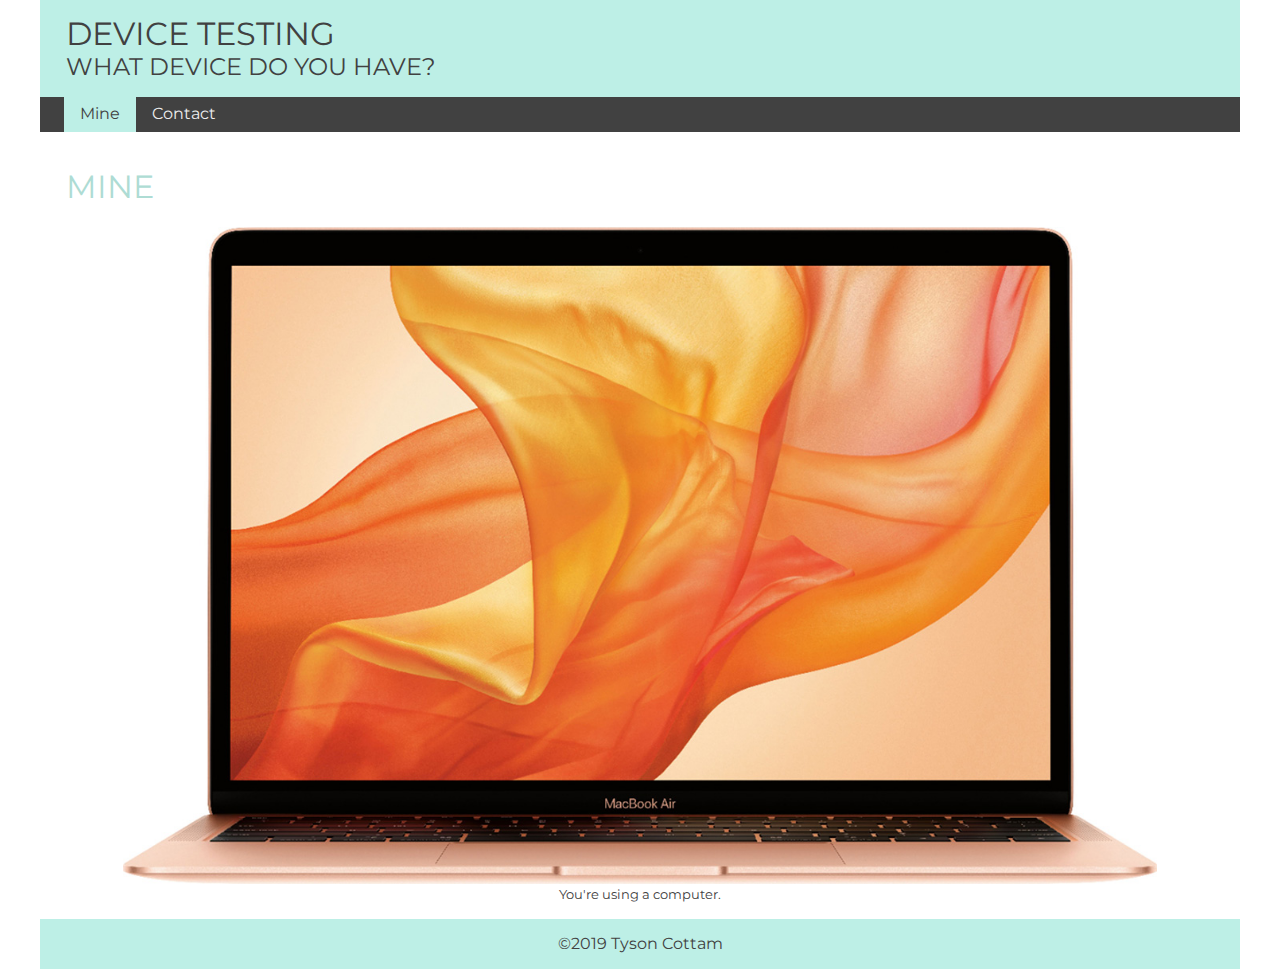
<file: DGM-2740-WebLanguages/index.html>
<!doctype html>
<html lang="en">
    <head>
        <meta charset="utf-8">
        <meta name="description" content="Unit 1">
        <meta name="author" content="Tyson Cottam">
        <title>Unit 1 - Tools and Domain</title>

        <meta name="viewport" content="width=device-width, initial-scale=1, maximum-scale=1">

        <!-- STYLE SHEETS -->
        <link href="css/normalize.css" rel="stylesheet">
        <link href="css/small.css" rel="stylesheet">
        <link href="css/medium.css" rel="stylesheet">
        <link href="css/large.css" rel="stylesheet">

        <link href="https://fonts.googleapis.com/css?family=Montserrat:300,400,500,700&display=swap" rel="stylesheet">
    </head>

    <body>
        <!----- header ----->
        <header>
          <h1>Device Testing</h1>
          <h2>What Device do you have?</h2>
        </header>
        
        <!----- nav bar ----->
        <nav class="clearfix">
            <ul>
              <li class="active"><a href="#mine" class="active">Mine</a></li>
              <li><a href="https://tysoncottam.com/">Contact</a></li>
            </ul>
        </nav>

        <!----- main ----->
        <main>
            
            <h1>Mine</h1>
            
            <!----- Laptop Picture ----->
            <figure class="laptop-pic">
            <img src="images/laptop-pic.jpg" alt="laptop-pic">
            <figcaption>You're using a computer.</figcaption>
            </figure>

            <!----- iPad Picture ----->
            <figure class="ipad-pic">
            <img src="images/ipad-pic.jpg" alt="ipad-pic">
            <figcaption>You're using a tablet.</figcaption>
            </figure>

            <!----- iPhone Picture ----->
            <figure class="iphone-pic">
            <img src="images/iphone-pic.jpg" alt="iphone-pic">
            <figcaption>You're using a mobile phone.</figcaption>
            </figure>

        </main>

        <!----- footer ----->
        <footer>
        &copy;2019 Tyson Cottam
        </footer>
    </body>
</html>
</file>
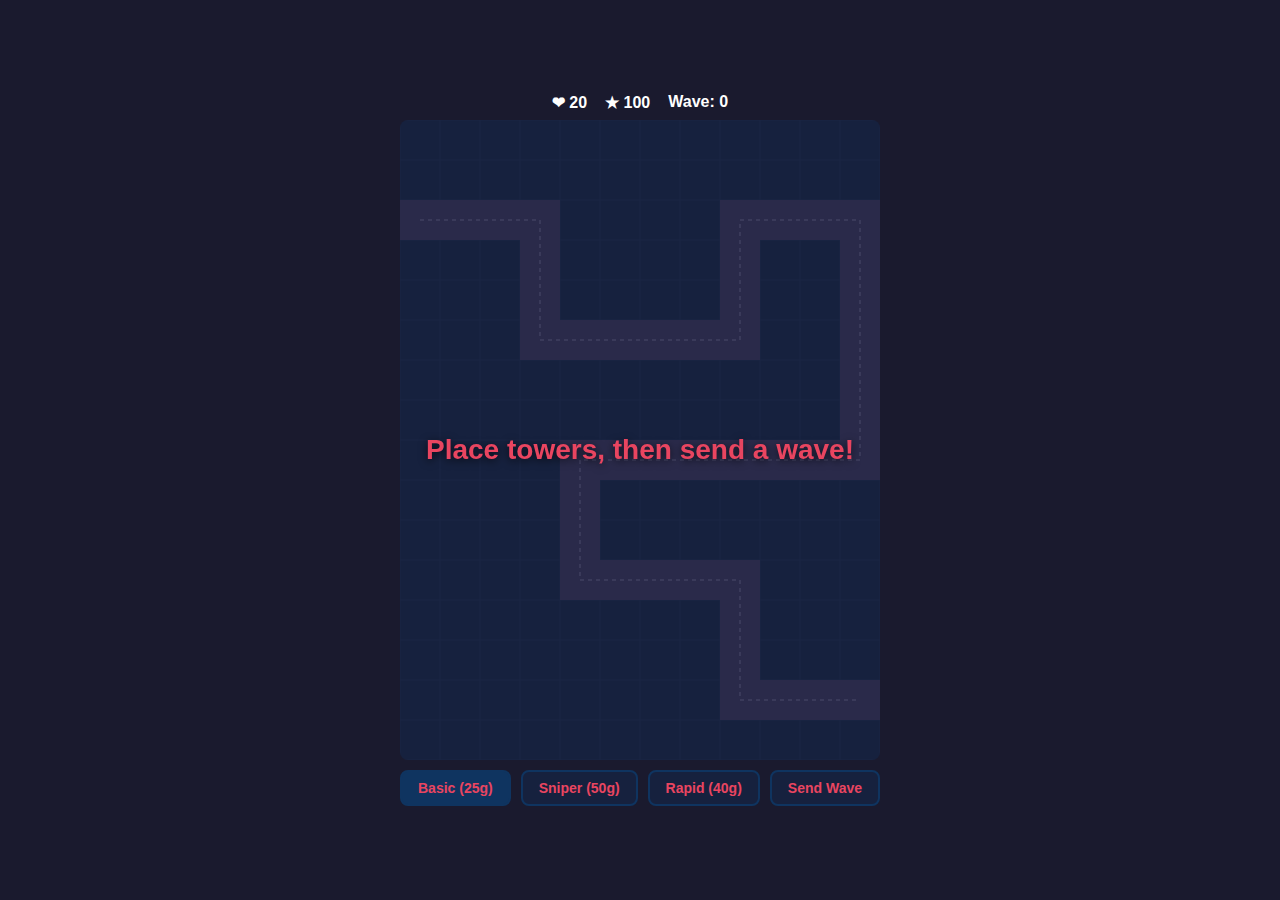
<file: game/index.html>
<!DOCTYPE html>
<html lang="en">
<head>
<meta charset="UTF-8">
<meta name="viewport" content="width=device-width, initial-scale=1.0, user-scalable=no">
<title>Tower Defense</title>
<style>
  * { margin: 0; padding: 0; box-sizing: border-box; }
  body {
    background: #1a1a2e;
    display: flex;
    flex-direction: column;
    align-items: center;
    justify-content: center;
    height: 100dvh;
    overflow: hidden;
    font-family: 'Segoe UI', sans-serif;
    color: #fff;
    touch-action: none;
    -webkit-touch-callout: none;
    -webkit-user-select: none;
    user-select: none;
  }
  #hud {
    display: flex;
    gap: 18px;
    padding: 8px 16px;
    font-size: 16px;
    font-weight: 600;
  }
  #hud span { display: flex; align-items: center; gap: 4px; }
  canvas { border-radius: 8px; display: block; }
  #controls {
    display: flex;
    gap: 10px;
    padding: 10px;
    flex-wrap: wrap;
    justify-content: center;
  }
  .btn {
    background: #16213e;
    border: 2px solid #0f3460;
    color: #e94560;
    padding: 8px 16px;
    border-radius: 8px;
    font-size: 14px;
    font-weight: 600;
    cursor: pointer;
    transition: background 0.15s;
  }
  .btn:active, .btn.active { background: #0f3460; }
  #message {
    position: absolute;
    top: 50%;
    left: 50%;
    transform: translate(-50%, -50%);
    font-size: 28px;
    font-weight: 700;
    color: #e94560;
    text-shadow: 0 2px 8px rgba(0,0,0,0.7);
    pointer-events: none;
    opacity: 0;
    transition: opacity 0.3s;
  }
</style>
</head>
<body>
<div id="hud">
  <span id="livesDisplay">&#10084; 20</span>
  <span id="goldDisplay">&#9733; 100</span>
  <span id="waveDisplay">Wave: 1</span>
</div>
<canvas id="game"></canvas>
<div id="controls">
  <button class="btn active" data-tower="basic">Basic (25g)</button>
  <button class="btn" data-tower="sniper">Sniper (50g)</button>
  <button class="btn" data-tower="rapid">Rapid (40g)</button>
  <button class="btn" id="startWaveBtn">Send Wave</button>
</div>
<div id="message"></div>

<script>
// ============ SETUP ============
const canvas = document.getElementById('game');
const ctx = canvas.getContext('2d');

function resize() {
  const maxW = Math.min(window.innerWidth - 16, 480);
  const maxH = Math.min(window.innerHeight - 120, 640);
  // Keep 3:4 aspect ratio
  let w = maxW;
  let h = w * (4/3);
  if (h > maxH) { h = maxH; w = h * (3/4); }
  canvas.width = Math.floor(w);
  canvas.height = Math.floor(h);
}
resize();
window.addEventListener('resize', resize);

const TILE = Math.floor(canvas.width / 12);
const COLS = Math.floor(canvas.width / TILE);
const ROWS = Math.floor(canvas.height / TILE);

// ============ PATH ============
// Path defined as waypoints (col, row) - enemies follow this
const pathPoints = [
  [0, 2], [3, 2], [3, 5], [8, 5], [8, 2], [11, 2],
  [11, 8], [4, 8], [4, 11], [8, 11], [8, 14], [11, 14]
];

// Convert to pixel coords (center of tile)
const waypoints = pathPoints.map(([c, r]) => ({
  x: c * TILE + TILE / 2,
  y: r * TILE + TILE / 2
}));

// Mark path tiles for collision
const pathTiles = new Set();
for (let i = 0; i < pathPoints.length - 1; i++) {
  const [c1, r1] = pathPoints[i];
  const [c2, r2] = pathPoints[i + 1];
  if (c1 === c2) {
    for (let r = Math.min(r1, r2); r <= Math.max(r1, r2); r++) pathTiles.add(`${c1},${r}`);
  } else {
    for (let c = Math.min(c1, c2); c <= Math.max(c1, c2); c++) pathTiles.add(`${c},${r1}`);
  }
}

// ============ GAME STATE ============
let lives = 20;
let gold = 100;
let wave = 0;
let waveActive = false;
let enemiesSpawned = 0;
let enemiesToSpawn = 0;
let spawnTimer = 0;
let gameOver = false;

const towers = [];
const enemies = [];
const projectiles = [];

const towerTypes = {
  basic:  { cost: 25, range: TILE * 2.8, damage: 1, fireRate: 60, color: '#4ecca3', radius: TILE * 0.35 },
  sniper: { cost: 50, range: TILE * 4.5, damage: 3, fireRate: 120, color: '#e94560', radius: TILE * 0.35 },
  rapid:  { cost: 40, range: TILE * 2.2, damage: 0.5, fireRate: 20, color: '#f9a825', radius: TILE * 0.3 },
};

let selectedTower = 'basic';

// Tower occupied tiles
const occupiedTiles = new Set();

// ============ UI ============
document.querySelectorAll('[data-tower]').forEach(btn => {
  btn.addEventListener('click', () => {
    selectedTower = btn.dataset.tower;
    document.querySelectorAll('[data-tower]').forEach(b => b.classList.remove('active'));
    btn.classList.add('active');
  });
});

document.getElementById('startWaveBtn').addEventListener('click', startWave);

function showMessage(text, duration = 1500) {
  const el = document.getElementById('message');
  el.textContent = text;
  el.style.opacity = 1;
  setTimeout(() => el.style.opacity = 0, duration);
}

function updateHUD() {
  document.getElementById('livesDisplay').innerHTML = `&#10084; ${lives}`;
  document.getElementById('goldDisplay').innerHTML = `&#9733; ${gold}`;
  document.getElementById('waveDisplay').textContent = `Wave: ${wave}`;
}

// ============ WAVES ============
function startWave() {
  if (waveActive || gameOver) return;
  wave++;
  waveActive = true;
  enemiesSpawned = 0;
  enemiesToSpawn = 5 + wave * 3;
  spawnTimer = 0;
  updateHUD();
}

function spawnEnemy() {
  const hp = 3 + wave * 2;
  enemies.push({
    x: waypoints[0].x,
    y: waypoints[0].y,
    hp: hp,
    maxHp: hp,
    speed: 1 + wave * 0.15,
    waypointIdx: 1,
    reward: 5 + wave,
  });
}

// ============ PLACING TOWERS ============
function placeTower(px, py) {
  if (gameOver) return;
  const col = Math.floor(px / TILE);
  const row = Math.floor(py / TILE);
  const key = `${col},${row}`;

  if (col < 0 || col >= COLS || row < 0 || row >= ROWS) return;
  if (pathTiles.has(key) || occupiedTiles.has(key)) return;

  const type = towerTypes[selectedTower];
  if (gold < type.cost) { showMessage('Not enough gold!'); return; }

  gold -= type.cost;
  occupiedTiles.add(key);
  towers.push({
    x: col * TILE + TILE / 2,
    y: row * TILE + TILE / 2,
    type: selectedTower,
    ...type,
    cooldown: 0,
  });
  updateHUD();
}

// Touch / click handling
function getCanvasPos(e) {
  const rect = canvas.getBoundingClientRect();
  const touch = e.touches ? e.touches[0] : e;
  return {
    x: (touch.clientX - rect.left) * (canvas.width / rect.width),
    y: (touch.clientY - rect.top) * (canvas.height / rect.height),
  };
}

canvas.addEventListener('click', e => { const p = getCanvasPos(e); placeTower(p.x, p.y); });
canvas.addEventListener('touchstart', e => {
  e.preventDefault();
  const p = getCanvasPos(e);
  placeTower(p.x, p.y);
});

// ============ UPDATE ============
function dist(a, b) { return Math.hypot(a.x - b.x, a.y - b.y); }

function update() {
  if (gameOver) return;

  // Spawn enemies
  if (waveActive && enemiesSpawned < enemiesToSpawn) {
    spawnTimer--;
    if (spawnTimer <= 0) {
      spawnEnemy();
      enemiesSpawned++;
      spawnTimer = 30;
    }
  }

  // Move enemies
  for (let i = enemies.length - 1; i >= 0; i--) {
    const e = enemies[i];
    const wp = waypoints[e.waypointIdx];
    const dx = wp.x - e.x;
    const dy = wp.y - e.y;
    const d = Math.hypot(dx, dy);

    if (d < e.speed) {
      e.waypointIdx++;
      if (e.waypointIdx >= waypoints.length) {
        enemies.splice(i, 1);
        lives--;
        updateHUD();
        if (lives <= 0) {
          gameOver = true;
          showMessage('Game Over!', 99999);
        }
        continue;
      }
    } else {
      e.x += (dx / d) * e.speed;
      e.y += (dy / d) * e.speed;
    }
  }

  // Tower shooting
  for (const t of towers) {
    if (t.cooldown > 0) { t.cooldown--; continue; }
    // Find closest enemy in range
    let target = null;
    let closest = Infinity;
    for (const e of enemies) {
      const d = dist(t, e);
      if (d < t.range && d < closest) { closest = d; target = e; }
    }
    if (target) {
      t.cooldown = t.fireRate;
      projectiles.push({
        x: t.x, y: t.y,
        tx: target.x, ty: target.y,
        target: target,
        damage: t.damage,
        speed: 5,
        color: t.color,
      });
    }
  }

  // Move projectiles
  for (let i = projectiles.length - 1; i >= 0; i--) {
    const p = projectiles[i];
    // Aim at target's current position
    if (p.target && p.target.hp > 0) {
      p.tx = p.target.x;
      p.ty = p.target.y;
    }
    const dx = p.tx - p.x;
    const dy = p.ty - p.y;
    const d = Math.hypot(dx, dy);
    if (d < p.speed) {
      // Hit
      if (p.target && p.target.hp > 0) {
        p.target.hp -= p.damage;
        if (p.target.hp <= 0) {
          gold += p.target.reward;
          updateHUD();
          const idx = enemies.indexOf(p.target);
          if (idx !== -1) enemies.splice(idx, 1);
        }
      }
      projectiles.splice(i, 1);
    } else {
      p.x += (dx / d) * p.speed;
      p.y += (dy / d) * p.speed;
    }
  }

  // Check wave complete
  if (waveActive && enemiesSpawned >= enemiesToSpawn && enemies.length === 0) {
    waveActive = false;
    gold += 10 + wave * 5;
    updateHUD();
    showMessage(`Wave ${wave} complete! +${10 + wave * 5}g`);
  }
}

// ============ DRAW ============
function draw() {
  ctx.clearRect(0, 0, canvas.width, canvas.height);

  // Background grid
  ctx.fillStyle = '#16213e';
  ctx.fillRect(0, 0, canvas.width, canvas.height);

  // Draw grid lines (subtle)
  ctx.strokeStyle = '#1a2744';
  ctx.lineWidth = 1;
  for (let c = 0; c <= COLS; c++) {
    ctx.beginPath(); ctx.moveTo(c * TILE, 0); ctx.lineTo(c * TILE, canvas.height); ctx.stroke();
  }
  for (let r = 0; r <= ROWS; r++) {
    ctx.beginPath(); ctx.moveTo(0, r * TILE); ctx.lineTo(canvas.width, r * TILE); ctx.stroke();
  }

  // Draw path
  ctx.fillStyle = '#2a2a4a';
  for (const key of pathTiles) {
    const [c, r] = key.split(',').map(Number);
    ctx.fillRect(c * TILE, r * TILE, TILE, TILE);
  }

  // Draw path direction line
  ctx.strokeStyle = '#3a3a5a';
  ctx.lineWidth = 2;
  ctx.setLineDash([4, 4]);
  ctx.beginPath();
  ctx.moveTo(waypoints[0].x, waypoints[0].y);
  for (let i = 1; i < waypoints.length; i++) {
    ctx.lineTo(waypoints[i].x, waypoints[i].y);
  }
  ctx.stroke();
  ctx.setLineDash([]);

  // Draw towers
  for (const t of towers) {
    // Range circle (subtle)
    ctx.beginPath();
    ctx.arc(t.x, t.y, t.range, 0, Math.PI * 2);
    ctx.fillStyle = t.color + '10';
    ctx.fill();

    // Tower body
    ctx.beginPath();
    ctx.arc(t.x, t.y, t.radius, 0, Math.PI * 2);
    ctx.fillStyle = t.color;
    ctx.fill();
    ctx.strokeStyle = '#fff';
    ctx.lineWidth = 1.5;
    ctx.stroke();
  }

  // Draw enemies
  for (const e of enemies) {
    // Shadow
    ctx.beginPath();
    ctx.arc(e.x, e.y, TILE * 0.35, 0, Math.PI * 2);
    ctx.fillStyle = '#e94560';
    ctx.fill();

    // HP bar
    const barW = TILE * 0.7;
    const barH = 4;
    const barX = e.x - barW / 2;
    const barY = e.y - TILE * 0.5;
    ctx.fillStyle = '#333';
    ctx.fillRect(barX, barY, barW, barH);
    ctx.fillStyle = e.hp / e.maxHp > 0.5 ? '#4ecca3' : '#e94560';
    ctx.fillRect(barX, barY, barW * (e.hp / e.maxHp), barH);
  }

  // Draw projectiles
  for (const p of projectiles) {
    ctx.beginPath();
    ctx.arc(p.x, p.y, 3, 0, Math.PI * 2);
    ctx.fillStyle = p.color;
    ctx.fill();
  }
}

// ============ GAME LOOP ============
function loop() {
  update();
  draw();
  requestAnimationFrame(loop);
}

updateHUD();
showMessage('Place towers, then send a wave!', 2500);
loop();
</script>
</body>
</html>
</file>
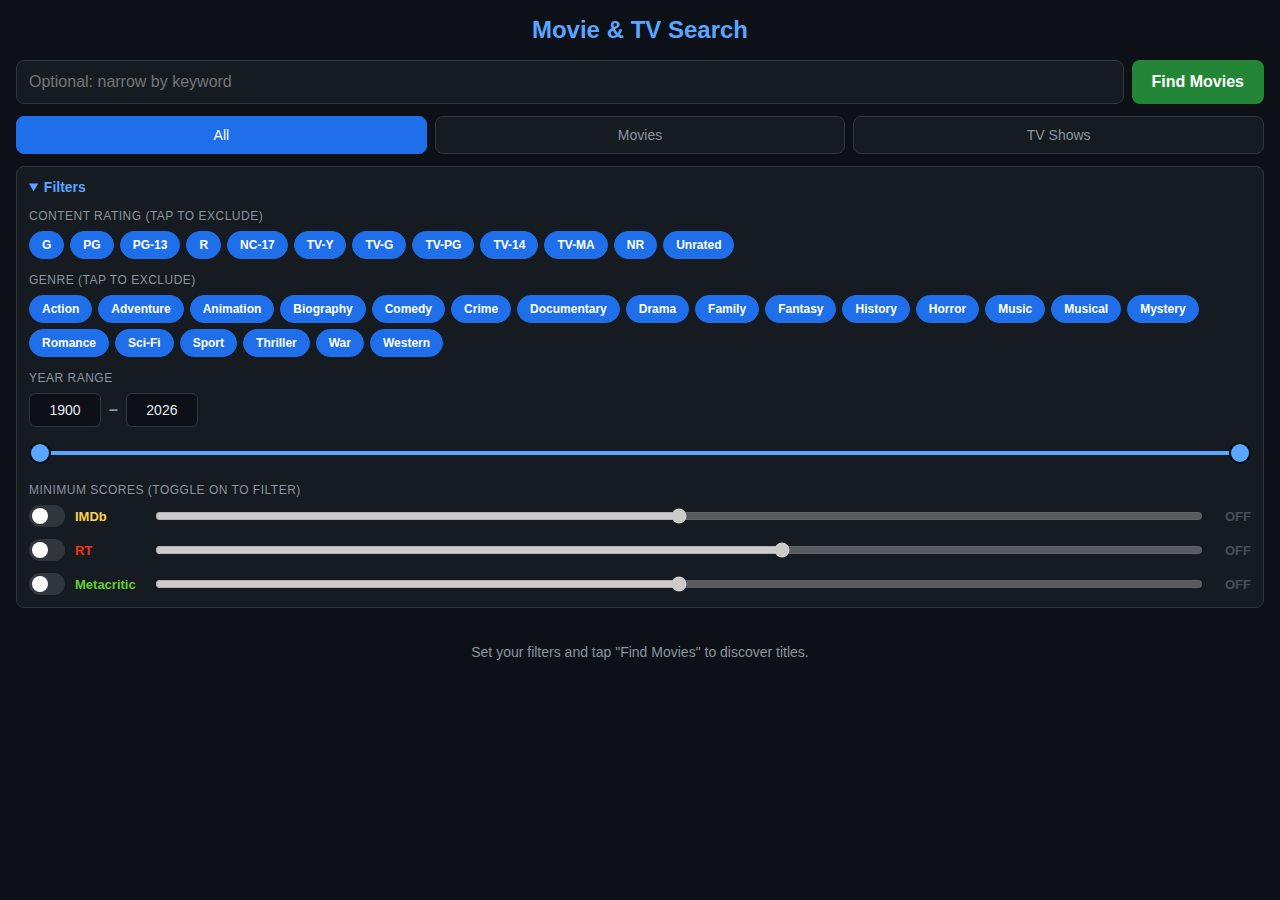
<file: movies/index.html>
<!DOCTYPE html>
<html lang="en">
<head>
    <meta charset="UTF-8">
    <meta name="viewport" content="width=device-width, initial-scale=1.0">
    <title>Movie & TV Search</title>
    <style>
        * { box-sizing: border-box; margin: 0; padding: 0; }

        body {
            font-family: -apple-system, BlinkMacSystemFont, 'Segoe UI', Roboto, sans-serif;
            background: #0d1117;
            color: #e6edf3;
            min-height: 100vh;
            padding: 16px;
        }

        h1 {
            text-align: center;
            font-size: 1.5rem;
            margin-bottom: 16px;
            color: #58a6ff;
        }

        /* Search bar */
        .search-bar {
            display: flex;
            gap: 8px;
            margin-bottom: 12px;
        }

        .search-bar input {
            flex: 1;
            padding: 12px;
            border: 1px solid #30363d;
            border-radius: 8px;
            background: #161b22;
            color: #e6edf3;
            font-size: 16px;
        }

        .search-bar button {
            padding: 12px 20px;
            border: none;
            border-radius: 8px;
            background: #238636;
            color: #fff;
            font-size: 16px;
            font-weight: 600;
            cursor: pointer;
        }

        .search-bar button:active { background: #2ea043; }

        /* Type toggle */
        .type-toggle {
            display: flex;
            gap: 8px;
            margin-bottom: 12px;
        }

        .type-toggle button {
            flex: 1;
            padding: 10px;
            border: 1px solid #30363d;
            border-radius: 8px;
            background: #161b22;
            color: #8b949e;
            font-size: 14px;
            font-weight: 500;
            cursor: pointer;
        }

        .type-toggle button.active {
            background: #1f6feb;
            color: #fff;
            border-color: #1f6feb;
        }

        /* Filters */
        .filters {
            background: #161b22;
            border: 1px solid #30363d;
            border-radius: 8px;
            padding: 12px;
            margin-bottom: 16px;
        }

        .filters summary {
            font-weight: 600;
            color: #58a6ff;
            cursor: pointer;
            font-size: 14px;
        }

        .filter-section {
            margin-top: 14px;
        }

        .filter-section-label {
            font-size: 12px;
            color: #8b949e;
            text-transform: uppercase;
            letter-spacing: 0.5px;
            margin-bottom: 8px;
        }

        /* Toggle chips */
        .chip-group {
            display: flex;
            flex-wrap: wrap;
            gap: 6px;
        }

        .chip {
            padding: 6px 12px;
            border-radius: 16px;
            font-size: 12px;
            font-weight: 600;
            cursor: pointer;
            border: 1px solid transparent;
            transition: all 0.15s ease;
            user-select: none;
            -webkit-user-select: none;
        }

        .chip.on {
            background: #1f6feb;
            color: #fff;
            border-color: #1f6feb;
        }

        .chip.off {
            background: #21262d;
            color: #484f58;
            border-color: #30363d;
            text-decoration: line-through;
        }

        /* Year range slider */
        .year-range {
            margin-top: 8px;
        }

        .year-inputs {
            display: flex;
            align-items: center;
            gap: 8px;
            margin-bottom: 10px;
        }

        .year-inputs input[type="number"] {
            width: 72px;
            padding: 8px;
            border: 1px solid #30363d;
            border-radius: 6px;
            background: #0d1117;
            color: #e6edf3;
            font-size: 14px;
            text-align: center;
            -moz-appearance: textfield;
        }

        .year-inputs input[type="number"]::-webkit-inner-spin-button,
        .year-inputs input[type="number"]::-webkit-outer-spin-button {
            -webkit-appearance: none;
            margin: 0;
        }

        .year-inputs .year-dash {
            color: #8b949e;
            font-weight: 600;
        }

        .dual-range {
            position: relative;
            height: 32px;
        }

        .dual-range input[type="range"] {
            position: absolute;
            left: 0;
            top: 0;
            width: 100%;
            height: 32px;
            pointer-events: none;
            -webkit-appearance: none;
            appearance: none;
            background: transparent;
        }

        .dual-range input[type="range"]::-webkit-slider-runnable-track {
            height: 4px;
            border-radius: 2px;
            background: transparent;
        }

        .dual-range input[type="range"]::-webkit-slider-thumb {
            -webkit-appearance: none;
            appearance: none;
            width: 22px;
            height: 22px;
            border-radius: 50%;
            background: #58a6ff;
            border: 2px solid #0d1117;
            cursor: pointer;
            pointer-events: all;
            margin-top: -9px;
        }

        .dual-range input[type="range"]::-moz-range-thumb {
            width: 22px;
            height: 22px;
            border-radius: 50%;
            background: #58a6ff;
            border: 2px solid #0d1117;
            cursor: pointer;
            pointer-events: all;
        }

        .dual-range .track-bg {
            position: absolute;
            top: 14px;
            left: 0;
            right: 0;
            height: 4px;
            border-radius: 2px;
            background: #30363d;
            pointer-events: none;
        }

        .dual-range .track-fill {
            position: absolute;
            top: 14px;
            height: 4px;
            border-radius: 2px;
            background: #58a6ff;
            pointer-events: none;
        }

        /* Score sliders */
        .score-filters {
            display: flex;
            flex-direction: column;
            gap: 12px;
            margin-top: 8px;
        }

        .score-row {
            display: flex;
            align-items: center;
            gap: 10px;
        }

        .score-row .platform-label {
            font-size: 13px;
            font-weight: 600;
            min-width: 70px;
            flex-shrink: 0;
        }

        .score-row .platform-label.imdb { color: #fcd34d; }
        .score-row .platform-label.rt { color: #fa320a; }
        .score-row .platform-label.meta { color: #66cc33; }

        .score-row input[type="range"] {
            flex: 1;
            accent-color: #58a6ff;
            height: 20px;
        }

        .score-row .score-value {
            font-size: 13px;
            font-weight: 600;
            min-width: 38px;
            text-align: right;
            color: #e6edf3;
        }

        .score-row .score-off {
            color: #484f58;
        }

        .score-toggle {
            width: 36px;
            height: 22px;
            border-radius: 11px;
            border: none;
            cursor: pointer;
            position: relative;
            flex-shrink: 0;
            transition: background 0.15s;
        }

        .score-toggle.on { background: #238636; }
        .score-toggle.off { background: #30363d; }

        .score-toggle::after {
            content: '';
            position: absolute;
            width: 16px;
            height: 16px;
            border-radius: 50%;
            background: #fff;
            top: 3px;
            transition: left 0.15s;
        }

        .score-toggle.on::after { left: 17px; }
        .score-toggle.off::after { left: 3px; }

        /* Results */
        .status {
            text-align: center;
            color: #8b949e;
            padding: 20px;
            font-size: 14px;
        }

        .results {
            display: flex;
            flex-direction: column;
            gap: 12px;
        }

        .card {
            display: flex;
            gap: 12px;
            background: #161b22;
            border: 1px solid #30363d;
            border-radius: 8px;
            padding: 12px;
            cursor: pointer;
        }

        .card img {
            width: 80px;
            height: 120px;
            object-fit: cover;
            border-radius: 4px;
            flex-shrink: 0;
            background: #30363d;
        }

        .card-info { flex: 1; min-width: 0; }

        .card-info h3 {
            font-size: 15px;
            margin-bottom: 4px;
            color: #e6edf3;
        }

        .card-info .meta {
            font-size: 12px;
            color: #8b949e;
            margin-bottom: 6px;
        }

        .badges { display: flex; flex-wrap: wrap; gap: 4px; }

        .badge {
            display: inline-block;
            padding: 2px 8px;
            border-radius: 12px;
            font-size: 11px;
            font-weight: 600;
        }

        .badge.rating {
            background: #1f2937;
            color: #9ca3af;
            border: 1px solid #374151;
        }

        .badge.rt { background: #7f1d1d; color: #fca5a5; }
        .badge.rt.fresh { background: #14532d; color: #86efac; }
        .badge.genre { background: #1e1b4b; color: #a5b4fc; }
        .badge.imdb { background: #422006; color: #fcd34d; }
        .badge.meta { background: #1a2e05; color: #a3e635; }

        /* Detail modal */
        .modal-overlay {
            display: none;
            position: fixed;
            inset: 0;
            background: rgba(0, 0, 0, 0.8);
            z-index: 100;
            overflow-y: auto;
            padding: 16px;
        }

        .modal-overlay.open { display: block; }

        .modal {
            background: #161b22;
            border: 1px solid #30363d;
            border-radius: 12px;
            max-width: 500px;
            margin: 0 auto;
            padding: 16px;
        }

        .modal-close {
            float: right;
            background: none;
            border: none;
            color: #8b949e;
            font-size: 24px;
            cursor: pointer;
            padding: 0 4px;
        }

        .modal-poster {
            width: 100%;
            max-width: 200px;
            display: block;
            margin: 12px auto;
            border-radius: 8px;
        }

        .modal h2 { font-size: 1.2rem; margin-bottom: 4px; }

        .modal .detail-meta {
            color: #8b949e;
            font-size: 13px;
            margin-bottom: 12px;
        }

        .modal .plot {
            font-size: 14px;
            line-height: 1.5;
            color: #c9d1d9;
            margin: 12px 0;
        }

        .detail-row {
            display: flex;
            justify-content: space-between;
            padding: 6px 0;
            border-bottom: 1px solid #21262d;
            font-size: 13px;
        }

        .detail-row .label { color: #8b949e; }
        .detail-row .value { color: #e6edf3; text-align: right; max-width: 60%; }

        .load-more {
            display: block;
            width: 100%;
            padding: 12px;
            margin-top: 12px;
            border: 1px solid #30363d;
            border-radius: 8px;
            background: #161b22;
            color: #58a6ff;
            font-size: 14px;
            font-weight: 600;
            cursor: pointer;
        }

        .load-more:active { background: #1c2128; }

        .loading-box {
            text-align: center;
            padding: 32px 16px;
        }

        .spinner {
            display: inline-block;
            width: 36px;
            height: 36px;
            border: 3px solid #30363d;
            border-top-color: #58a6ff;
            border-radius: 50%;
            animation: spin 0.6s linear infinite;
            margin: 0 auto 12px;
        }

        .loading-text {
            color: #8b949e;
            font-size: 14px;
        }

        @keyframes spin { to { transform: rotate(360deg); } }
    </style>
</head>
<body>
    <h1>Movie & TV Search</h1>

    <div class="search-bar">
        <input type="text" id="searchInput" placeholder="Optional: narrow by keyword" autocomplete="off">
        <button id="searchBtn">Find Movies</button>
    </div>

    <div class="type-toggle">
        <button class="active" data-type="">All</button>
        <button data-type="movie">Movies</button>
        <button data-type="series">TV Shows</button>
    </div>

    <details class="filters" open>
        <summary>Filters</summary>

        <!-- Content Rating toggles -->
        <div class="filter-section">
            <div class="filter-section-label">Content Rating (tap to exclude)</div>
            <div class="chip-group" id="ratingChips">
                <span class="chip on" data-value="G">G</span>
                <span class="chip on" data-value="PG">PG</span>
                <span class="chip on" data-value="PG-13">PG-13</span>
                <span class="chip on" data-value="R">R</span>
                <span class="chip on" data-value="NC-17">NC-17</span>
                <span class="chip on" data-value="TV-Y">TV-Y</span>
                <span class="chip on" data-value="TV-G">TV-G</span>
                <span class="chip on" data-value="TV-PG">TV-PG</span>
                <span class="chip on" data-value="TV-14">TV-14</span>
                <span class="chip on" data-value="TV-MA">TV-MA</span>
                <span class="chip on" data-value="Not Rated">NR</span>
                <span class="chip on" data-value="Unrated">Unrated</span>
            </div>
        </div>

        <!-- Genre toggles -->
        <div class="filter-section">
            <div class="filter-section-label">Genre (tap to exclude)</div>
            <div class="chip-group" id="genreChips">
                <span class="chip on" data-value="Action">Action</span>
                <span class="chip on" data-value="Adventure">Adventure</span>
                <span class="chip on" data-value="Animation">Animation</span>
                <span class="chip on" data-value="Biography">Biography</span>
                <span class="chip on" data-value="Comedy">Comedy</span>
                <span class="chip on" data-value="Crime">Crime</span>
                <span class="chip on" data-value="Documentary">Documentary</span>
                <span class="chip on" data-value="Drama">Drama</span>
                <span class="chip on" data-value="Family">Family</span>
                <span class="chip on" data-value="Fantasy">Fantasy</span>
                <span class="chip on" data-value="History">History</span>
                <span class="chip on" data-value="Horror">Horror</span>
                <span class="chip on" data-value="Music">Music</span>
                <span class="chip on" data-value="Musical">Musical</span>
                <span class="chip on" data-value="Mystery">Mystery</span>
                <span class="chip on" data-value="Romance">Romance</span>
                <span class="chip on" data-value="Sci-Fi">Sci-Fi</span>
                <span class="chip on" data-value="Sport">Sport</span>
                <span class="chip on" data-value="Thriller">Thriller</span>
                <span class="chip on" data-value="War">War</span>
                <span class="chip on" data-value="Western">Western</span>
            </div>
        </div>

        <!-- Year range -->
        <div class="filter-section">
            <div class="filter-section-label">Year Range</div>
            <div class="year-range">
                <div class="year-inputs">
                    <input type="number" id="yearMinInput" min="1900" max="2026" value="1900">
                    <span class="year-dash">&ndash;</span>
                    <input type="number" id="yearMaxInput" min="1900" max="2026" value="2026">
                </div>
                <div class="dual-range">
                    <div class="track-bg"></div>
                    <div class="track-fill" id="yearTrackFill"></div>
                    <input type="range" id="yearMinSlider" min="1900" max="2026" value="1900">
                    <input type="range" id="yearMaxSlider" min="1900" max="2026" value="2026">
                </div>
            </div>
        </div>

        <!-- Platform minimum scores -->
        <div class="filter-section">
            <div class="filter-section-label">Minimum Scores (toggle on to filter)</div>
            <div class="score-filters">
                <div class="score-row">
                    <button class="score-toggle off" id="imdbToggle"></button>
                    <span class="platform-label imdb">IMDb</span>
                    <input type="range" id="imdbSlider" min="0" max="10" step="0.5" value="5" disabled>
                    <span class="score-value score-off" id="imdbValue">OFF</span>
                </div>
                <div class="score-row">
                    <button class="score-toggle off" id="rtToggle"></button>
                    <span class="platform-label rt">RT</span>
                    <input type="range" id="rtSlider" min="0" max="100" step="5" value="60" disabled>
                    <span class="score-value score-off" id="rtValue">OFF</span>
                </div>
                <div class="score-row">
                    <button class="score-toggle off" id="metaToggle"></button>
                    <span class="platform-label meta">Metacritic</span>
                    <input type="range" id="metaSlider" min="0" max="100" step="5" value="50" disabled>
                    <span class="score-value score-off" id="metaValue">OFF</span>
                </div>
            </div>
        </div>
    </details>

    <div id="status" class="status">Set your filters and tap "Find Movies" to discover titles.</div>
    <div id="results" class="results"></div>
    <button id="loadMore" class="load-more" style="display:none;">Discover More</button>

    <div id="modal" class="modal-overlay">
        <div class="modal">
            <button class="modal-close" id="modalClose">&times;</button>
            <div id="modalContent"></div>
        </div>
    </div>

    <script>
        const API_KEY = '9f12a726';
        const BASE = 'https://www.omdbapi.com/';

        // Common search words used for discovery when no keyword is entered
        const DISCOVER_WORDS = [
            'the','man','love','night','dark','last','fire','star','king','war',
            'dead','blood','black','world','death','game','life','day','city','time',
            'house','girl','blue','red','american','secret','lost','bad','big','one',
            'home','money','kill','good','story','new','wild','high','hard','john',
            'fight','road','dream','code','island','summer','magic','ghost','iron','wolf'
        ];

        const searchInput = document.getElementById('searchInput');
        const searchBtn = document.getElementById('searchBtn');
        const resultsDiv = document.getElementById('results');
        const statusDiv = document.getElementById('status');
        const loadMoreBtn = document.getElementById('loadMore');
        const modal = document.getElementById('modal');
        const modalContent = document.getElementById('modalContent');
        const modalClose = document.getElementById('modalClose');

        let currentType = '';
        let seenIDs = new Set();
        let discoverIndex = 0;
        let isLoading = false;

        // --- Chip toggles (ratings & genres) ---
        document.querySelectorAll('.chip').forEach(chip => {
            chip.addEventListener('click', () => {
                chip.classList.toggle('on');
                chip.classList.toggle('off');
            });
        });

        // --- Score toggle + slider wiring ---
        function wireScore(toggleId, sliderId, valueId) {
            const toggle = document.getElementById(toggleId);
            const slider = document.getElementById(sliderId);
            const valueEl = document.getElementById(valueId);

            toggle.addEventListener('click', () => {
                const isOn = toggle.classList.contains('on');
                toggle.classList.toggle('on', !isOn);
                toggle.classList.toggle('off', isOn);
                slider.disabled = isOn;
                if (isOn) {
                    valueEl.textContent = 'OFF';
                    valueEl.classList.add('score-off');
                } else {
                    valueEl.textContent = slider.value + (sliderId === 'imdbSlider' ? '' : '%');
                    valueEl.classList.remove('score-off');
                }
            });

            slider.addEventListener('input', () => {
                valueEl.textContent = slider.value + (sliderId === 'imdbSlider' ? '' : '%');
            });
        }

        wireScore('imdbToggle', 'imdbSlider', 'imdbValue');
        wireScore('rtToggle', 'rtSlider', 'rtValue');
        wireScore('metaToggle', 'metaSlider', 'metaValue');

        // --- Year range dual slider ---
        const yearMinSlider = document.getElementById('yearMinSlider');
        const yearMaxSlider = document.getElementById('yearMaxSlider');
        const yearMinInput = document.getElementById('yearMinInput');
        const yearMaxInput = document.getElementById('yearMaxInput');
        const yearTrackFill = document.getElementById('yearTrackFill');

        function updateYearTrack() {
            const min = parseInt(yearMinSlider.min);
            const max = parseInt(yearMinSlider.max);
            const lo = parseInt(yearMinSlider.value);
            const hi = parseInt(yearMaxSlider.value);
            const leftPct = ((lo - min) / (max - min)) * 100;
            const rightPct = ((hi - min) / (max - min)) * 100;
            yearTrackFill.style.left = leftPct + '%';
            yearTrackFill.style.width = (rightPct - leftPct) + '%';
        }

        yearMinSlider.addEventListener('input', () => {
            if (parseInt(yearMinSlider.value) > parseInt(yearMaxSlider.value)) {
                yearMinSlider.value = yearMaxSlider.value;
            }
            yearMinInput.value = yearMinSlider.value;
            updateYearTrack();
        });

        yearMaxSlider.addEventListener('input', () => {
            if (parseInt(yearMaxSlider.value) < parseInt(yearMinSlider.value)) {
                yearMaxSlider.value = yearMinSlider.value;
            }
            yearMaxInput.value = yearMaxSlider.value;
            updateYearTrack();
        });

        yearMinInput.addEventListener('change', () => {
            let v = parseInt(yearMinInput.value) || 1900;
            v = Math.max(1900, Math.min(v, parseInt(yearMaxSlider.value)));
            yearMinInput.value = v;
            yearMinSlider.value = v;
            updateYearTrack();
        });

        yearMaxInput.addEventListener('change', () => {
            let v = parseInt(yearMaxInput.value) || 2026;
            v = Math.min(2026, Math.max(v, parseInt(yearMinSlider.value)));
            yearMaxInput.value = v;
            yearMaxSlider.value = v;
            updateYearTrack();
        });

        updateYearTrack();

        // --- Type toggle ---
        document.querySelectorAll('.type-toggle button').forEach(btn => {
            btn.addEventListener('click', () => {
                document.querySelector('.type-toggle .active').classList.remove('active');
                btn.classList.add('active');
                currentType = btn.dataset.type;
            });
        });

        // --- Loading UI ---
        function showLoading(msg) {
            statusDiv.innerHTML = `<div class="loading-box"><div class="spinner"></div><div class="loading-text">${msg}</div></div>`;
        }

        function updateLoadingText(msg) {
            const el = statusDiv.querySelector('.loading-text');
            if (el) el.textContent = msg;
        }

        // --- Shuffle helper ---
        function shuffle(arr) {
            const a = [...arr];
            for (let i = a.length - 1; i > 0; i--) {
                const j = Math.floor(Math.random() * (i + 1));
                [a[i], a[j]] = [a[j], a[i]];
            }
            return a;
        }

        // --- Pick random years from range ---
        function pickYears(minY, maxY, count) {
            const range = maxY - minY + 1;
            if (range <= count) {
                const years = [];
                for (let y = minY; y <= maxY; y++) years.push(y);
                return shuffle(years);
            }
            const years = new Set();
            while (years.size < count) {
                years.add(minY + Math.floor(Math.random() * range));
            }
            return [...years];
        }

        // --- Main search / discover ---
        searchBtn.addEventListener('click', () => doDiscover(true));
        searchInput.addEventListener('keydown', e => { if (e.key === 'Enter') doDiscover(true); });

        async function doDiscover(fresh) {
            if (isLoading) return;
            isLoading = true;

            if (fresh) {
                resultsDiv.innerHTML = '';
                seenIDs = new Set();
                discoverIndex = 0;
            }

            loadMoreBtn.style.display = 'none';
            showLoading('Searching...');

            const keyword = searchInput.value.trim();
            const yearMin = parseInt(yearMinSlider.value);
            const yearMax = parseInt(yearMaxSlider.value);

            let allDetails = [];

            if (keyword) {
                // User provided a keyword: search with it across a few years in range
                const years = pickYears(yearMin, yearMax, 5);
                const searches = years.map(y => searchOMDb(keyword, y));
                // Also search without year restriction for broader results
                searches.push(searchOMDb(keyword, null));
                const batches = await Promise.all(searches);
                const ids = new Set();
                const uniqueItems = [];
                for (const batch of batches) {
                    for (const item of batch) {
                        if (!ids.has(item.imdbID) && !seenIDs.has(item.imdbID)) {
                            ids.add(item.imdbID);
                            uniqueItems.push(item);
                        }
                    }
                }
                updateLoadingText(`Checking ${uniqueItems.length} titles...`);
                allDetails = await fetchAllDetails(uniqueItems.slice(0, 30));
            } else {
                // No keyword: use discovery words + random years
                const words = shuffle(DISCOVER_WORDS).slice(discoverIndex, discoverIndex + 6);
                discoverIndex += 6;
                if (discoverIndex >= DISCOVER_WORDS.length) discoverIndex = 0;

                const years = pickYears(yearMin, yearMax, 3);
                const searches = [];
                for (const w of words) {
                    // Search each word with a random year from the range
                    const y = years[Math.floor(Math.random() * years.length)];
                    searches.push(searchOMDb(w, y));
                }
                const batches = await Promise.all(searches);
                const ids = new Set();
                const uniqueItems = [];
                for (const batch of batches) {
                    for (const item of batch) {
                        if (!ids.has(item.imdbID) && !seenIDs.has(item.imdbID)) {
                            ids.add(item.imdbID);
                            uniqueItems.push(item);
                        }
                    }
                }
                updateLoadingText(`Checking ${uniqueItems.length} titles...`);
                allDetails = await fetchAllDetails(uniqueItems.slice(0, 40));
            }

            // Mark all as seen
            allDetails.forEach(d => seenIDs.add(d.imdbID));

            const filtered = applyFilters(allDetails);

            if (resultsDiv.children.length === 0 && filtered.length === 0) {
                statusDiv.textContent = 'No matches for your current filters. Try adjusting them or tap "Discover More".';
            } else {
                const total = resultsDiv.children.length + filtered.length;
                statusDiv.textContent = `${total} title${total !== 1 ? 's' : ''} match your filters`;
            }

            filtered.forEach(item => resultsDiv.appendChild(createCard(item)));
            loadMoreBtn.style.display = 'block';
            isLoading = false;
        }

        async function searchOMDb(term, year) {
            let url = `${BASE}?apikey=${API_KEY}&s=${encodeURIComponent(term)}`;
            if (year) url += `&y=${year}`;
            if (currentType) url += `&type=${currentType}`;
            try {
                const resp = await fetch(url);
                const data = await resp.json();
                return data.Response === 'True' ? data.Search : [];
            } catch { return []; }
        }

        async function fetchAllDetails(items) {
            // Fetch in batches of 10 to avoid hammering the API
            const results = [];
            for (let i = 0; i < items.length; i += 10) {
                const batch = items.slice(i, i + 10);
                const details = await Promise.all(
                    batch.map(item => fetchDetails(item.imdbID))
                );
                results.push(...details.filter(d => d && d.Response !== 'False'));
            }
            return results;
        }

        async function fetchDetails(imdbID) {
            try {
                const resp = await fetch(`${BASE}?apikey=${API_KEY}&i=${imdbID}`);
                return resp.json();
            } catch { return null; }
        }

        // --- Helpers to read scores ---
        function getRT(item) {
            if (!item.Ratings) return null;
            const rt = item.Ratings.find(r => r.Source === 'Rotten Tomatoes');
            return rt ? parseInt(rt.Value, 10) : null;
        }

        function getMeta(item) {
            if (!item.Metascore || item.Metascore === 'N/A') return null;
            return parseInt(item.Metascore, 10);
        }

        function getIMDb(item) {
            if (!item.imdbRating || item.imdbRating === 'N/A') return null;
            return parseFloat(item.imdbRating);
        }

        // --- Filtering ---
        function applyFilters(items) {
            const allowedRatings = new Set();
            document.querySelectorAll('#ratingChips .chip.on').forEach(c => allowedRatings.add(c.dataset.value));

            const allowedGenres = new Set();
            document.querySelectorAll('#genreChips .chip.on').forEach(c => allowedGenres.add(c.dataset.value));

            const imdbOn = document.getElementById('imdbToggle').classList.contains('on');
            const imdbMin = imdbOn ? parseFloat(document.getElementById('imdbSlider').value) : null;

            const rtOn = document.getElementById('rtToggle').classList.contains('on');
            const rtMin = rtOn ? parseInt(document.getElementById('rtSlider').value, 10) : null;

            const metaOn = document.getElementById('metaToggle').classList.contains('on');
            const metaMin = metaOn ? parseInt(document.getElementById('metaSlider').value, 10) : null;

            const yearMin = parseInt(yearMinSlider.value);
            const yearMax = parseInt(yearMaxSlider.value);

            return items.filter(item => {
                // Year filter
                if (item.Year && item.Year !== 'N/A') {
                    const yearMatch = item.Year.match(/\d{4}/);
                    if (yearMatch) {
                        const yr = parseInt(yearMatch[0], 10);
                        if (yr < yearMin || yr > yearMax) return false;
                    }
                }

                // Content rating
                const itemRated = item.Rated || 'Not Rated';
                if (!allowedRatings.has(itemRated)) return false;

                // Genre — exclude if ALL genres are turned off
                if (item.Genre && item.Genre !== 'N/A') {
                    const itemGenres = item.Genre.split(', ');
                    if (!itemGenres.some(g => allowedGenres.has(g))) return false;
                }

                // IMDb minimum
                if (imdbMin !== null) {
                    const score = getIMDb(item);
                    if (score === null || score < imdbMin) return false;
                }

                // RT minimum
                if (rtMin !== null) {
                    const score = getRT(item);
                    if (score === null || score < rtMin) return false;
                }

                // Metacritic minimum
                if (metaMin !== null) {
                    const score = getMeta(item);
                    if (score === null || score < metaMin) return false;
                }

                return true;
            });
        }

        // --- Card rendering ---
        function createCard(item) {
            const card = document.createElement('div');
            card.className = 'card';
            card.addEventListener('click', () => showDetail(item));

            const poster = item.Poster && item.Poster !== 'N/A'
                ? item.Poster
                : 'data:image/svg+xml,<svg xmlns="http://www.w3.org/2000/svg" width="80" height="120"><rect fill="%2330363d" width="80" height="120"/><text x="40" y="65" text-anchor="middle" fill="%238b949e" font-size="10">No Poster</text></svg>';

            const rt = getRT(item);
            const rtBadge = rt !== null
                ? `<span class="badge rt ${rt >= 60 ? 'fresh' : ''}">${rt}% RT</span>`
                : '';

            const imdbScore = getIMDb(item);
            const imdbBadge = imdbScore !== null
                ? `<span class="badge imdb">IMDb ${imdbScore}</span>`
                : '';

            const metaScore = getMeta(item);
            const metaBadge = metaScore !== null
                ? `<span class="badge meta">Meta ${metaScore}</span>`
                : '';

            const genres = item.Genre && item.Genre !== 'N/A'
                ? item.Genre.split(', ').slice(0, 2).map(g => `<span class="badge genre">${g}</span>`).join('')
                : '';

            card.innerHTML = `
                <img src="${poster}" alt="${item.Title}" loading="lazy">
                <div class="card-info">
                    <h3>${item.Title}</h3>
                    <div class="meta">${item.Year} &middot; ${item.Type} &middot; ${item.Rated || 'NR'}</div>
                    <div class="badges">
                        <span class="badge rating">${item.Rated || 'NR'}</span>
                        ${imdbBadge}
                        ${rtBadge}
                        ${metaBadge}
                        ${genres}
                    </div>
                </div>
            `;
            return card;
        }

        // --- Detail modal ---
        function showDetail(item) {
            const poster = item.Poster && item.Poster !== 'N/A' ? item.Poster : '';

            let ratingsHTML = '';
            if (item.Ratings) {
                ratingsHTML = item.Ratings.map(r =>
                    `<div class="detail-row"><span class="label">${r.Source}</span><span class="value">${r.Value}</span></div>`
                ).join('');
            }

            modalContent.innerHTML = `
                <h2>${item.Title}</h2>
                <div class="detail-meta">${item.Year} &middot; ${item.Rated || 'NR'} &middot; ${item.Runtime || 'N/A'}</div>
                ${poster ? `<img class="modal-poster" src="${poster}" alt="${item.Title}">` : ''}
                <div class="badges" style="margin-bottom:12px;">
                    ${item.Genre && item.Genre !== 'N/A' ? item.Genre.split(', ').map(g => `<span class="badge genre">${g}</span>`).join('') : ''}
                </div>
                <p class="plot">${item.Plot || 'No plot available.'}</p>
                <div class="detail-row"><span class="label">Director</span><span class="value">${item.Director || 'N/A'}</span></div>
                <div class="detail-row"><span class="label">Actors</span><span class="value">${item.Actors || 'N/A'}</span></div>
                <div class="detail-row"><span class="label">Language</span><span class="value">${item.Language || 'N/A'}</span></div>
                <div class="detail-row"><span class="label">Box Office</span><span class="value">${item.BoxOffice || 'N/A'}</span></div>
                <div class="detail-row"><span class="label">Awards</span><span class="value">${item.Awards || 'N/A'}</span></div>
                ${ratingsHTML}
            `;
            modal.classList.add('open');
        }

        modalClose.addEventListener('click', () => modal.classList.remove('open'));
        modal.addEventListener('click', e => { if (e.target === modal) modal.classList.remove('open'); });

        // Discover more
        loadMoreBtn.addEventListener('click', () => doDiscover(false));
    </script>
</body>
</html>
</file>
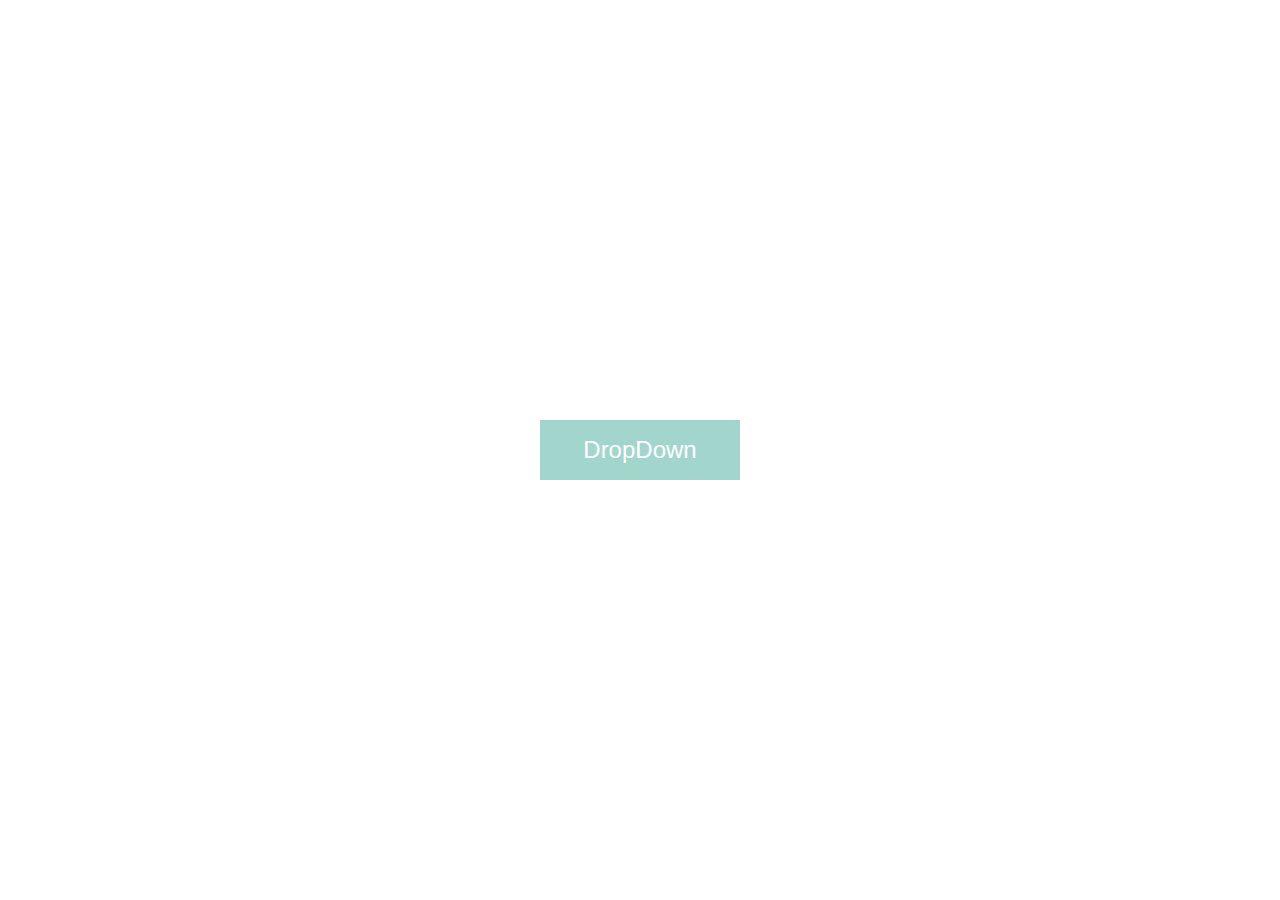
<file: DGM-1600-ScriptingWeb/drop-down-menu/index.html>
<!DOCTYPE html>
<html lang="en">
<!------------------------------ head ------------------------------>
    <head>
        <!--------------- metas --------------->
        <meta charset="UTF-8">
        <meta name="viewport" content="width=device-width, initial-scale=1, maximum-scale=1">

        <!--------------- styles --------------->
        <link href="style.css" rel="stylesheet">

        <!--------------- google fonts --------------->
        <link href="https://fonts.googleapis.com/css?family=Lato:300,400&display=swap" rel="stylesheet">


        <!--------------- title --------------->
        <title>Drop Down</title>
    </head>

<!------------------------------ body ------------------------------>
    <body>
        <div class="drop-down">
            <button>DropDown</button>
            <ul>
                <li><a href="#">Projects</a></li>
                <li><a href="#">Bio</a></li>
                <li><a href="#">Interests</a></li>
                <li><a href="#">Resume</a></li>
            </ul>
        </div>
        
        <script src="https://code.jquery.com/jquery-3.4.1.js"></script>
        <script>
            $(document).ready(function(){
                $('button').click(function(){
                    $('ul').toggleClass('active')
                })
            })
        </script>
    </body>
</html>
</file>
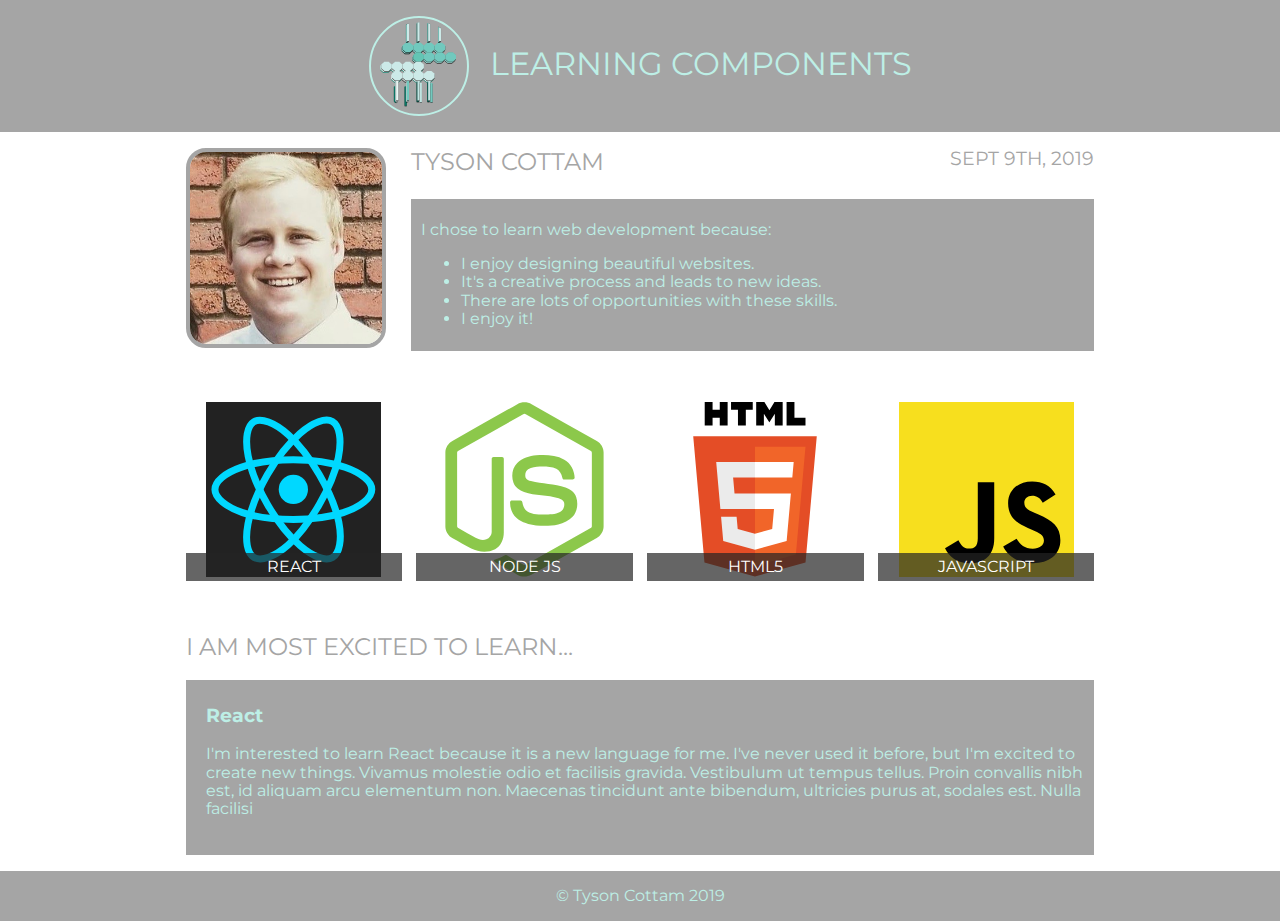
<file: DGM-1600-ScriptingWeb/PracticeProject1-TTC/index.html>
<!doctype html>
<html lang="en">
<head>
<meta charset="utf-8">
<meta name="description" content="Fill Me In">
<meta name="author" content="Tyson Cottam">
<title>Unit 1 - Tools and Domain</title>

<meta name="viewport" content="width=device-width, initial-scale=1, maximum-scale=1">

<!-- STYLE SHEETS -->
<link href="css/normalize.css" rel="stylesheet">
<link href="css/styles.css" rel="stylesheet">
<link rel="stylesheet" type="text/css" href="vendors/css/grid.css">
    
<link href="https://fonts.googleapis.com/css?family=Montserrat:300,400,500,700&display=swap" rel="stylesheet">

</head>

<body>
<div class="hf-wrapper">
    <header class="clearfix">
            <a href="https://tysoncottam.github.io/"><img src="images/logo.svg" alt="logo-pic"></a>
            <h1>Learning Components</h1>
    </header>
</div>        

<main class="clearfix">
    <img src="images/tyson-pic.jpg" alt="tyson-pic">
    <h3>Sept 9th, 2019</h3>
    <h2>Tyson Cottam</h2>
    <div class="profile-details">
        <p>I chose to learn web development because:</p>
        <ul>
            <li>I enjoy designing beautiful websites.</li>
            <li>It's a creative process and leads to new ideas.</li>
            <li>There are lots of opportunities with these skills.</li>
            <li>I enjoy it!</li>
        </ul>
    </div>
</main>
    
<section>
    <div class="row">
        <div class="col span-1-of-4">
            <div class="card-layouts">
                <img src="images/react-1.svg" alt="react-pic">
                <p>REACT</p>
            </div>
        </div>
        <div class="col span-1-of-4">
            <div class="card-layouts">
                <img src="images/nodejs-icon.svg" alt="nodejs-pic">
                <p>NODE JS</p>
            </div>  
        </div>
        <div class="col span-1-of-4">
            <div class="card-layouts">
                <img src="images/html-5.svg" alt="html5-pic">
                <p>HTML5</p>
            </div>
        </div>
        <div class="col span-1-of-4">
            <div class="card-layouts">
                <img src="images/javascript.svg" alt="js-pic">
                <p>JAVASCRIPT</p>
            </div>
        </div>
    </div>
</section>
    
<section class="bottom-details">
    <h2>I am most excited to learn...</h2>
    <div class="bottom-info">
        <h3>React</h3>
        <p>I'm interested to learn React because it is a new language for me. I've never used it before, but I'm excited to create new things. Vivamus molestie odio et facilisis gravida. Vestibulum ut tempus tellus. Proin convallis nibh est, id aliquam arcu elementum non. Maecenas tincidunt ante bibendum, ultricies purus at, sodales est. Nulla facilisi</p>
    </div>
</section>

<div class="hf-wrapper">
    <footer>
    &copy; Tyson Cottam 2019
    </footer>
</div>   
</body>
</html>
</file>
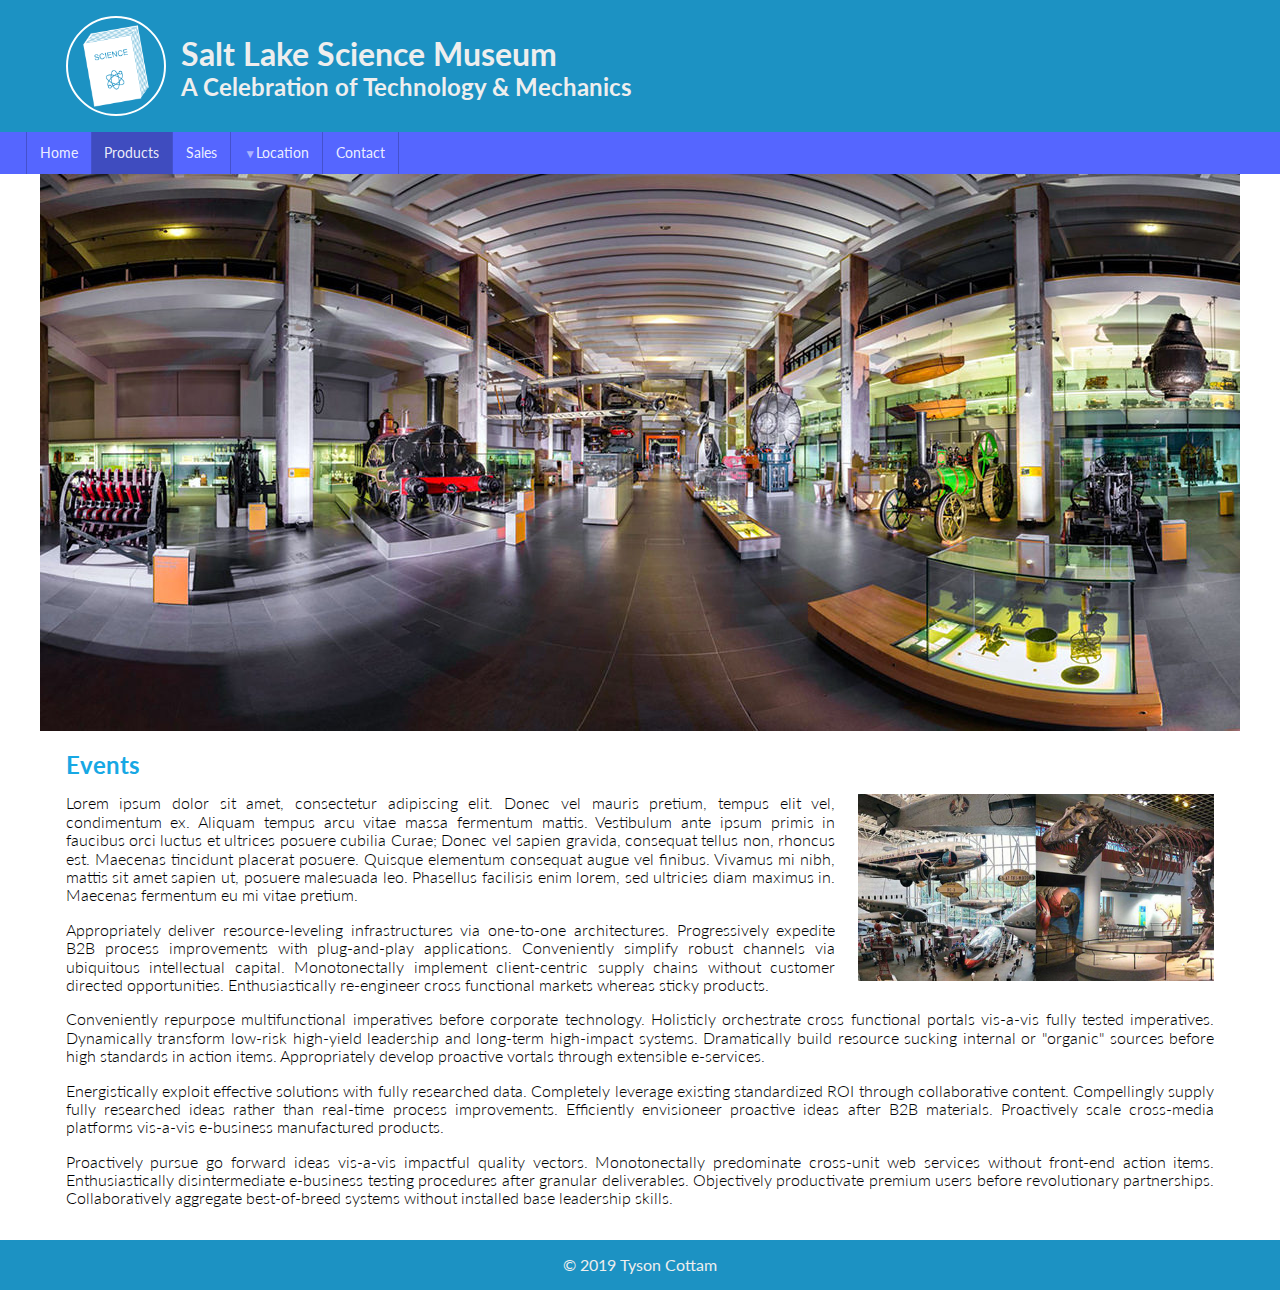
<file: DGM-2740-WebLanguages/unit2-science-museum copy/index.html>
<!doctype html>
<html lang="en">
    <head>
    <meta charset="utf-8">
    <meta name="description" content="Unit 2 Assignment">
    <meta name="author" content="Tyson Cottam">
    <title>Salt Lake Science Museum</title>

    <meta name="viewport" content="width=device-width, initial-scale=1, maximum-scale=1">

    <!-- STYLE SHEETS -->
    <link href="css/styles.css" rel="stylesheet">

    <link href="https://fonts.googleapis.com/css?family=Lato:300,400&display=swap" rel="stylesheet">
        
    </head>

    <body>

    <div class="hf-wrapper">
        <header class="clearfix">
            <a href="https://tysoncottam.github.io/"><img src="images/logo-science4.png" alt="logo-pic" class="logo-science"></a>
            <h1>Salt Lake Science Museum</h1>
            <h2>A Celebration of Technology & Mechanics</h2>
        </header>
    </div>      

    <div class="nav-wrapper">    
        <!-- NAVIGATION HERE -->
        <nav class="clearfix">
            <button id="hamburgerBtn"><span><i>&equiv;</i>OPEN</span> <span><i>&otimes;</i>CLOSE</span></button>
            <ul id="primaryNav">
                <li><a href="#">Home</a></li>
                <li class="current-menu-item"><a href="#">Products</a></li>
                <li><a href="#">Sales</a></li>
                <li class="parent"><a href="#">Location</a>
                    <ul>
                        <li><a href="#">Here</a></li>
                        <li><a href="#">There</a></li>
                        <li><a href="#">Everywhere</a></li>
                    </ul>
                </li>
                <li><a href="#">Contact</a></li> 
            </ul>
        </nav>
    </div>

    <figure class="hero-section">
        <img src="images/science-hero3.jpg" alt="science-hero">
    </figure>

    <main>

    <section class="clearfix">
        <h2>Events</h2>
        <figure>
            <img src="images/science1.jpg" alt="science-pic">
        </figure>
        <p>Lorem ipsum dolor sit amet, consectetur adipiscing elit. Donec vel mauris pretium, tempus elit vel, condimentum ex. Aliquam tempus arcu vitae massa fermentum mattis. Vestibulum ante ipsum primis in faucibus orci luctus et ultrices posuere cubilia Curae; Donec vel sapien gravida, consequat tellus non, rhoncus est. Maecenas tincidunt placerat posuere. Quisque elementum consequat augue vel finibus. Vivamus mi nibh, mattis sit amet sapien ut, posuere malesuada leo. Phasellus facilisis enim lorem, sed ultricies diam maximus in. Maecenas fermentum eu mi vitae pretium.</p>

        <div class="news">
        <p>Appropriately deliver resource-leveling infrastructures via one-to-one architectures. Progressively expedite B2B process improvements with plug-and-play applications. Conveniently simplify robust channels via ubiquitous intellectual capital. Monotonectally implement client-centric supply chains without customer directed opportunities. Enthusiastically re-engineer cross functional markets whereas sticky products.</p>

        <p>Conveniently repurpose multifunctional imperatives before corporate technology. Holisticly orchestrate cross functional portals vis-a-vis fully tested imperatives. Dynamically transform low-risk high-yield leadership and long-term high-impact systems. Dramatically build resource sucking internal or "organic" sources before high standards in action items. Appropriately develop proactive vortals through extensible e-services.</p>

        <p>Energistically exploit effective solutions with fully researched data. Completely leverage existing standardized ROI through collaborative content. Compellingly supply fully researched ideas rather than real-time process improvements. Efficiently envisioneer proactive ideas after B2B materials. Proactively scale cross-media platforms vis-a-vis e-business manufactured products.</p>

        <p>Proactively pursue go forward ideas vis-a-vis impactful quality vectors. Monotonectally predominate cross-unit web services without front-end action items. Enthusiastically disintermediate e-business testing procedures after granular deliverables. Objectively productivate premium users before revolutionary partnerships. Collaboratively aggregate best-of-breed systems without installed base leadership skills.</p>
        </div>
    </section>

    </main>

    <div class="hf-wrapper">    
        <footer>
            &copy; 2019 Tyson Cottam
        </footer>
    </div>

        <script src="js/scripts.js"></script>
    </body>
</html>
</file>
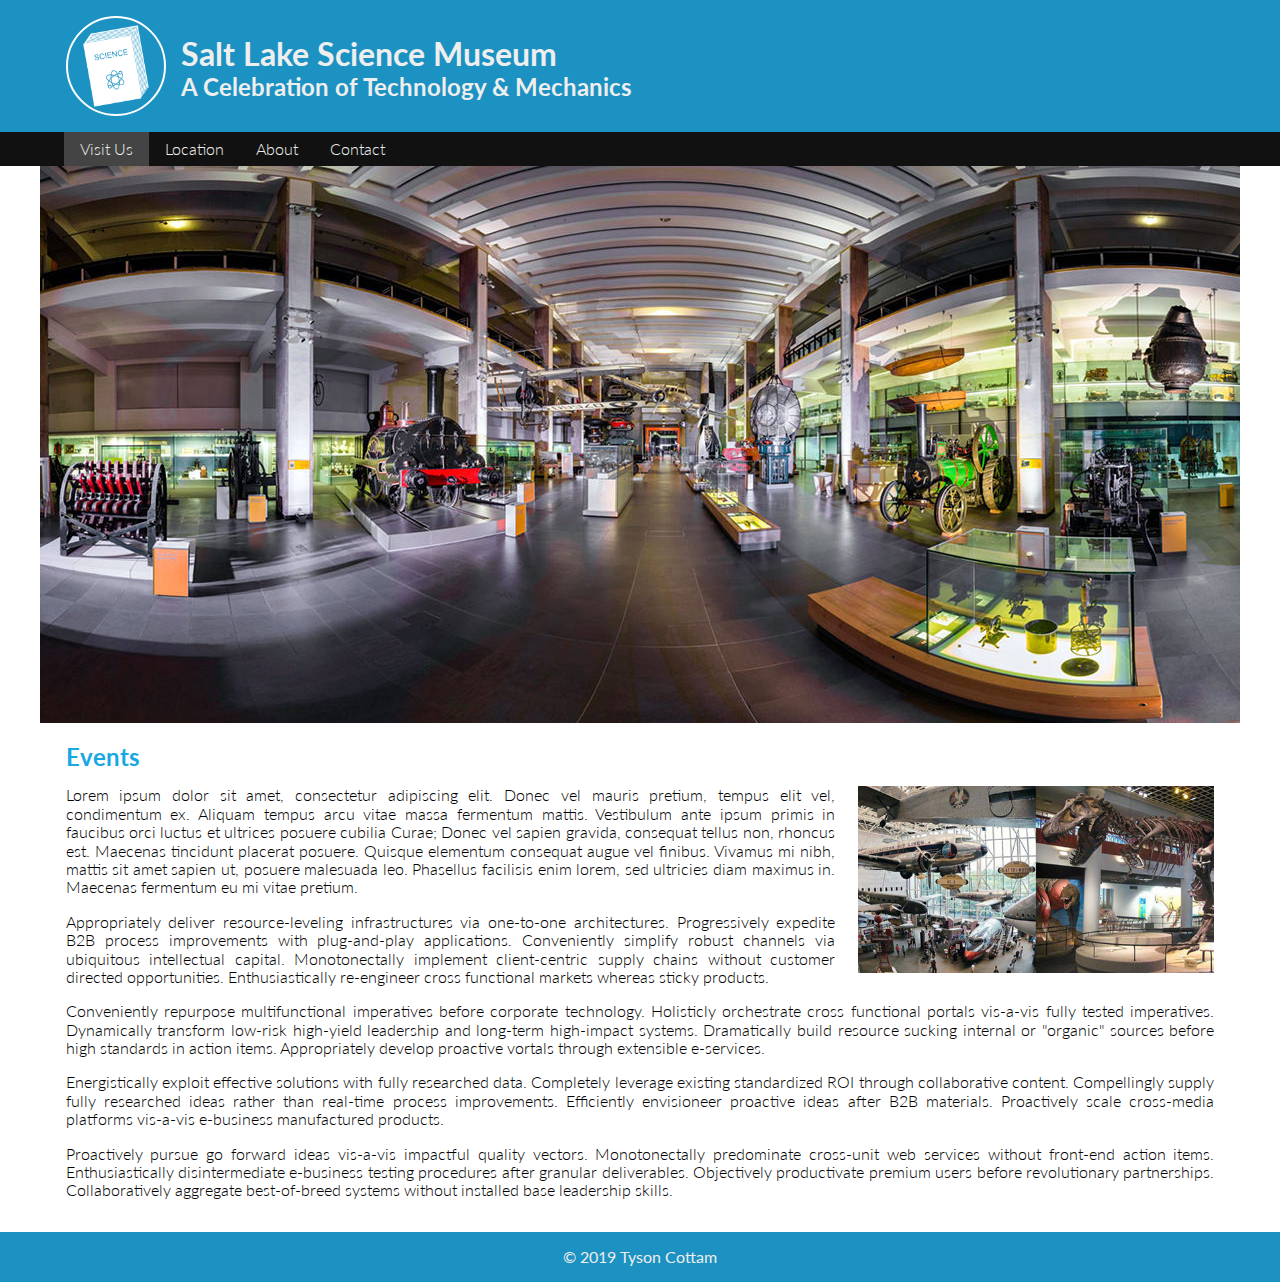
<file: DGM-2740-WebLanguages/unit2-science-museum/index.html>
<!doctype html>
<html lang="en">
    <head>
    <meta charset="utf-8">
    <meta name="description" content="Unit 2 Assignment">
    <meta name="author" content="Tyson Cottam">
    <title>Salt Lake Science Museum</title>

    <meta name="viewport" content="width=device-width, initial-scale=1, maximum-scale=1">

    <!-- STYLE SHEETS -->
    <link href="css/styles.css" rel="stylesheet">

    <link href="https://fonts.googleapis.com/css?family=Lato:300,400&display=swap" rel="stylesheet">
        
    </head>

    <body>

    <div class="hf-wrapper">
        <header class="clearfix">
            <a href="https://tysoncottam.github.io/"><img src="images/logo-science4.png" alt="logo-pic" class="logo-science"></a>
            <h1>Salt Lake Science Museum</h1>
            <h2>A Celebration of Technology & Mechanics</h2>
        </header>
    </div>      

    <div class="nav-wrapper">    
        <nav class="clearfix">
            <ul>
                <li class="active"><a href="#">Visit Us</a></li>
                <li><a href="#">Location</a></li>
                <li><a href="#">About</a></li>          
                <li><a href="https://tysoncottam.github.io/">Contact</a></li>
            </ul>
        </nav>
    </div>

    <figure class="hero-section">
        <img src="images/science-hero3.jpg" alt="science-hero">
    </figure>

    <main>

    <section class="clearfix">
        <h2>Events</h2>
        <figure>
            <img src="images/science1.jpg" alt="science-pic">
        </figure>
        <p>Lorem ipsum dolor sit amet, consectetur adipiscing elit. Donec vel mauris pretium, tempus elit vel, condimentum ex. Aliquam tempus arcu vitae massa fermentum mattis. Vestibulum ante ipsum primis in faucibus orci luctus et ultrices posuere cubilia Curae; Donec vel sapien gravida, consequat tellus non, rhoncus est. Maecenas tincidunt placerat posuere. Quisque elementum consequat augue vel finibus. Vivamus mi nibh, mattis sit amet sapien ut, posuere malesuada leo. Phasellus facilisis enim lorem, sed ultricies diam maximus in. Maecenas fermentum eu mi vitae pretium.</p>

        <div class="news">
        <p>Appropriately deliver resource-leveling infrastructures via one-to-one architectures. Progressively expedite B2B process improvements with plug-and-play applications. Conveniently simplify robust channels via ubiquitous intellectual capital. Monotonectally implement client-centric supply chains without customer directed opportunities. Enthusiastically re-engineer cross functional markets whereas sticky products.</p>

        <p>Conveniently repurpose multifunctional imperatives before corporate technology. Holisticly orchestrate cross functional portals vis-a-vis fully tested imperatives. Dynamically transform low-risk high-yield leadership and long-term high-impact systems. Dramatically build resource sucking internal or "organic" sources before high standards in action items. Appropriately develop proactive vortals through extensible e-services.</p>

        <p>Energistically exploit effective solutions with fully researched data. Completely leverage existing standardized ROI through collaborative content. Compellingly supply fully researched ideas rather than real-time process improvements. Efficiently envisioneer proactive ideas after B2B materials. Proactively scale cross-media platforms vis-a-vis e-business manufactured products.</p>

        <p>Proactively pursue go forward ideas vis-a-vis impactful quality vectors. Monotonectally predominate cross-unit web services without front-end action items. Enthusiastically disintermediate e-business testing procedures after granular deliverables. Objectively productivate premium users before revolutionary partnerships. Collaboratively aggregate best-of-breed systems without installed base leadership skills.</p>
        </div>
    </section>

    </main>

    <div class="hf-wrapper">    
        <footer>
            &copy; 2019 Tyson Cottam
        </footer>
    </div>

    </body>
</html>
</file>
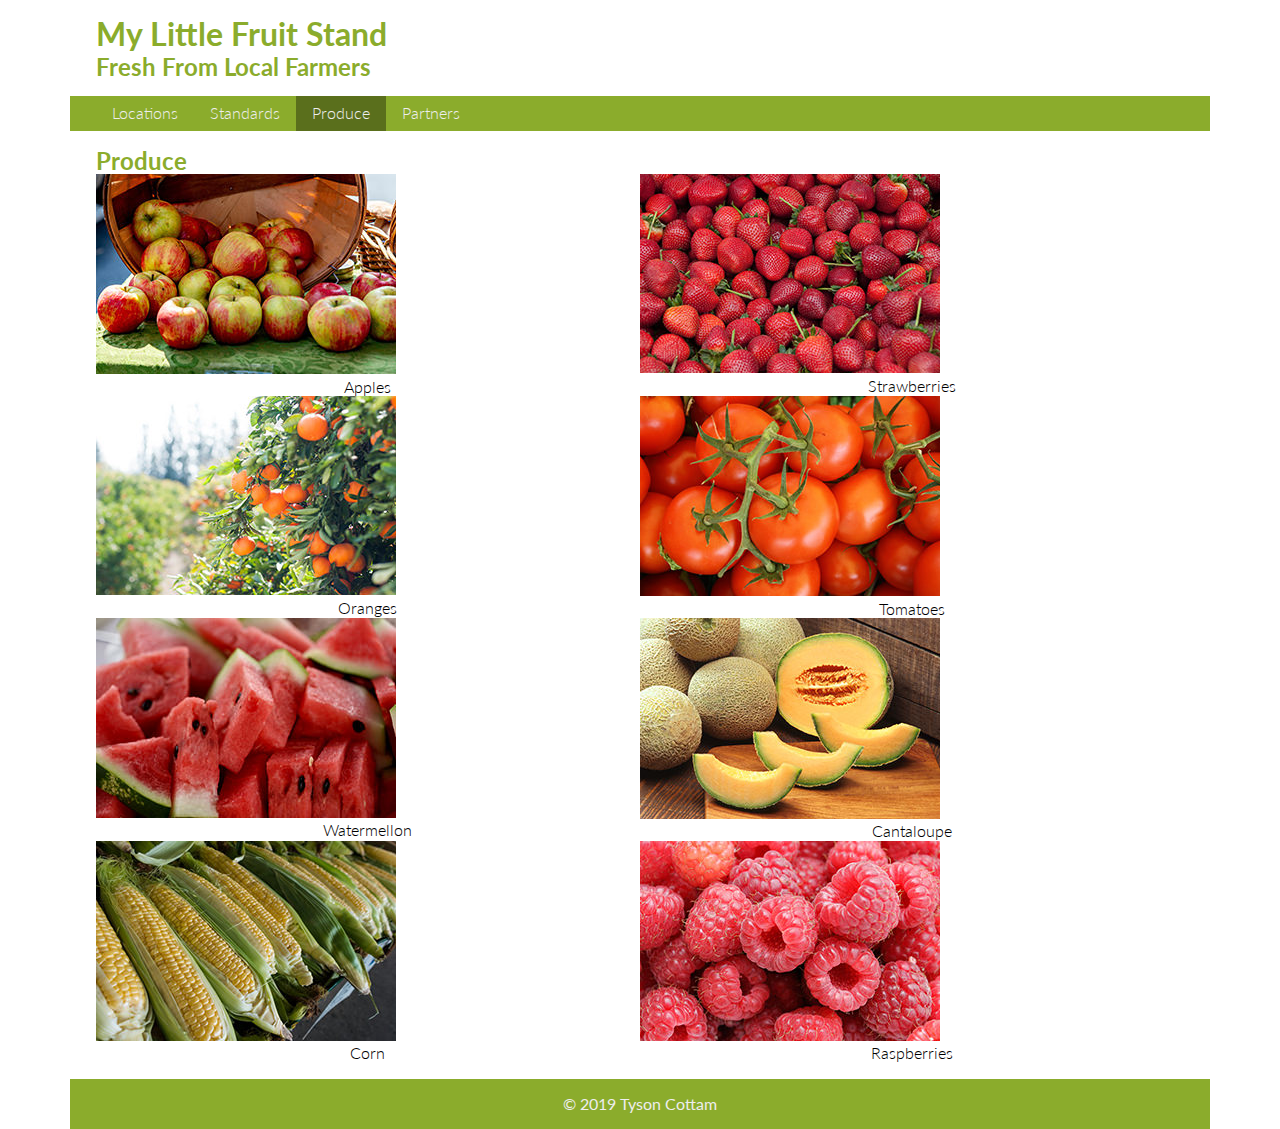
<file: DGM-2740-WebLanguages/unit3-fruit-stand copy/index.html>
<!DOCTYPE html>
<html lang="en">
<!------------------------------ head ------------------------------>
    <head>
        <!--------------- metas --------------->
        <meta charset="UTF-8">
        <meta name="viewport" content="width=device-width, initial-scale=1, maximum-scale=1">
        <meta name="description" content="Unit 2 Assignment">
        <meta name="author" content="Tyson Cottam">

        <!--------------- styles --------------->
        <link href="css/styles.css" rel="stylesheet">

        <!--------------- google fonts --------------->    
        <link href="https://fonts.googleapis.com/css?family=Lato:300,400&display=swap" rel="stylesheet">

        <!--------------- title --------------->
        <title>My Little Fruit Stand</title>
    </head>

<!------------------------------ body ------------------------------>
    <body>
        <!--------------- header --------------->
        <div>
            <header class="clearfix">
                <h1>My Little Fruit Stand</h1>
                <h2>Fresh From Local Farmers</h2>
            </header>
        </div>      

        <!--------------- nav --------------->
        <div>    
            <nav class="clearfix">
                <ul>
                    <li><a href="#">Locations</a></li>
                    <li><a href="#">Standards</a></li>
                    <li class="active"><a href="#">Produce</a></li>
                    <li><a href="https://tysoncottam.github.io/">Partners</a></li>
                </ul>
            </nav>
        </div>

        <!--------------- main --------------->
        <main>
            <h2>Produce</h2>
            <div class="flex-container">
                <div>
                    <img src="images/apples.jpg" alt="apples-pic">
                    <p>Apples</p>
                </div>               
                <div>
                    <img src="images/strawberries.jpg" alt="strawberries-pic">
                    <p>Strawberries</p>
                </div>
                <div>
                    <img src="images/oranges.jpg" alt="oranges-pic">
                    <p>Oranges</p>
                </div>
                <div>
                    <img src="images/tomatoes.jpg" alt="tomatoes-pic">
                    <p>Tomatoes</p>
                </div>
                <div>
                    <img src="images/watermelon.jpg" alt="watermelon-pic">
                    <p>Watermellon</p>
                </div>
                <div>
                    <img src="images/cantaloupe.jpg" alt="cantaloupe-pic">
                    <p>Cantaloupe</p>
                </div>
                <div>
                    <img src="images/corn.jpg" alt="corn-pic">
                    <p>Corn</p>
                </div>
                <div>
                    <img src="images/rasperries.jpg" alt="rasperries-pic">
                    <p>Raspberries</p>
                </div>
            </div>
        </main>

        <!--------------- footer --------------->
        <div>    
            <footer>
                &copy; 2019 Tyson Cottam
            </footer>
        </div>
    </body>
</html>
</file>
<file: DGM-2740-WebLanguages/css/small.css>
/* ----- apply all ----- */
*
{
    /* -- natural box model -- */
    -moz-box-sizing: border-box; 
    -webkit-box-sizing: border-box; 
    box-sizing: border-box;
}

html
{
    font-family: 'Montserrat', sans-serif;
    font-size: 16px;
    font-weight: 400;
    text-rendering: optimizeLegibility;
    scroll-behavior: smooth;
    /* -- prevents iPhone from resizing -- */
    -webkit-text-size-adjust: none;
    
}

/* ----- body rules ----- */
body
{
    color: #414141;
}

/* ----- max width rules ----- */
header, nav, main, footer
{
    max-width: 75rem;
    margin: auto;
}

/* ----- header rules ----- */
header
{
    background-color: #bdefe6;
    padding: 1rem 2%;
    border-bottom: 1px solid #414141;
}

header h1,
header h2
{
    margin: 0;
    text-transform: uppercase;
    font-weight: 400;
}

/* ----- nav rules ----- */
nav
{
    background-color: #414141;
}

nav ul
{
    margin: 0;
    padding: 0;
}

nav li
{
    list-style-type: none;
}

nav li.active
{
    background-color: #bdefe6;
}

nav a
{
    display: block;
    padding: .8rem 0; /* 44px Apple Recommended */
    color: #eee;
    text-align: center;
    text-decoration: none;
    transition: background-color 0.3s, color 0.3s;
}

nav a:hover
{
    background-color: #bdefe6;
    color: #414141;
}

nav a.active
{
    color: #414141;
}

/* ----- main ----- */
main
{
    padding: 1rem 2%;
    display: block;
}

main h1
{
    color: #aedcd4; 
    text-transform: uppercase;
    font-weight: 400;
}

main figure img
{
    width: 100%;
}

main figure
{
    margin: 0 25%;
}

main figcaption
{
    text-align: center;
    font-size: .8rem;
}

/* ----- phone displays ----- */
.ipad-pic
{
    display: none;
}

.laptop-pic
{
    display: none;
}

/* ----- footer ----- */
footer
{
    text-align: center;
    padding: 1rem 2%;
    background-color: #bdefe6;
    color: #414141;
}

/* ----- clear fix ----- */
.clearfix:after
{
    content: "";
    display: block;
    clear: both;
}
</file>
<file: DGM-2740-WebLanguages/css/medium.css>
@media only screen and (min-width: 560px)
{
    header
    {
        border-bottom: 1px solid transparent;
    }
    nav li
    {
        float: left;
        width: 50%;
    }
    main figure
    {
        width 100%;
    }
    .iphone-pic
    {
        display: none;
    }
    .ipad-pic
    {
        display: block;
    }
    .laptop-pic
    {
        display: none;
    }
} /* end of media query */
</file>
<file: DGM-2740-WebLanguages/css/large.css>
@media only screen and (min-width: 1028px)
{
    nav ul
    {
        padding-left: 2%;
    }
    nav li
    {
        width: auto;
    }
    nav a
    {
        padding: .5rem 1rem;
    }
        main figure
    {
        width 100%;
        margin: 0 5%;
    }
    .ipad-pic
    {
        display: none;
    }
    .laptop-pic
    {
        display: block;
    }
} /* end of media query */
</file>
<file: DGM-1600-ScriptingWeb/drop-down-menu/style.css>
body
{
    margin: 0;
    padding: 0;
    font-family: 'Lato', sans-serif;
}

.drop-down
{
    position: absolute;
    top: 50%;
    left: 50%;
    transform: translate(-50%, -50%);
}

button
{
    position: relative;
    width: 200px;
    height: 60px;
    font-size: 24px;
    background: #a2d6cd;
    border: none;
    box-shadow: none;
    outline: none;
    cursor: pointer;
    color: #fff;
}

ul
{
    position: absolute;
    margin: 0;
    padding: 0;
    width: 100%;
    background: #ccc;
    transform-origin: top;
    transform: perspective(1000px) rotateX(-90deg);
    transition: 0.3s;
}

ul.active
{
    transform: perspective(1000px) rotate(0deg);
}

ul li
{
    list-style: none;
}

ul li a
{
    display: block;
    padding: 10px;
    text-align: center;
    text-decoration: none;
    background: #868686;
    color: #fff;
    border-bottom: 1px solid rgba(0, 0, 0, 0.2);
    transition: 0.3s;
}

ul li a:hover
{
    background: #a2d6cd;
}
</file>
<file: DGM-1600-ScriptingWeb/PracticeProject1-TTC/css/styles.css>
/* ----- apply all ----- */
*
{
    -moz-box-sizing: border-box;
    -webkit-box-sizing: border-box;
    box-sizing: border-box;
}

html
{
    font-family: 'Montserrat', sans-serif;
    font-size: 16px;
    font-weight: 400;
    text-rendering: optimizeLegibility;
    scroll-behavior: smooth;
}

/* ----- body rules ----- */
body
{
    color: #bdefe6;
}

nav, 
main, 
.row,
.bottom-details,
footer
{
    max-width: 960px;
    margin: auto;
}

/* ----- header rules ----- */
.hf-wrapper
{
    width: 100%;
    background-color: #a5a5a5;
}

header
{
    background-color: #a5a5a5;
    padding: 1rem;
    margin: 0 auto;
    max-width: 575px;
    text-align: right;
}

header img
{
    width: 100px;
    height: auto;
    float: left;
    border-radius: 50%;
    border: 2px solid #bdefe6;
}

header h1
{
    margin: 0;
    text-transform: uppercase;
    font-weight: 400;
    padding-top: 30px;
    color: #bdefe6;
}

/* ----- main ----- */
main,
.bottom-details,
.row
{
    padding: 1rem 2%;
    display: block;
}

main h1,
main h2,
main h3
{
    color: #a5a5a5; 
    text-transform: uppercase;
    font-weight: 400;
    margin: 0;
}

main img
{
    width: 200px;
    height: auto;
    border: 4px solid #a5a5a5;
    border-radius: 10%;
    float: left;
    margin-right: 25px;
}

main h3
{
    float: right;
}

main p,
main ul li
{
    color: #bdefe6;
}

.profile-details
{
    background-color: #a5a5a5;
    margin-left: 225px;
    margin-top: 23px;
    padding: 6px 10px;
}

/* ----- section cards ----- */
section img
{
    width: auto;
    height: 195px;
    display: block;
    margin: 0 auto;
    padding: 10px 0;
}

.card-layouts
{
    height: 200px;
}

.card-layouts p
{
    background-color: rgba(36, 36, 36, 0.7);
    position: relative;
    bottom: 50px;
    color: #fff;
    padding: 5px;
    text-align: center;
}

/* ----- bottom-details ----- */

.bottom-details h2
{
    color: #a5a5a5; 
    text-transform: uppercase;
    font-weight: 400;
    margin: 0;
    margin-bottom: 20px;
}

.bottom-info
{
    background-color: #a5a5a5;
    padding: 6px 10px 20px 20px;
}

/* ----- footer ----- */
footer
{
    text-align: center;
    padding: 1rem 2%;
    background-color: #a5a5a5;
    color: #bdefe6;
}

/* ----- clear fix ----- */
.clearfix:after
{
    content: "";
    display: block;
    clear: both;
}
</file>
<file: DGM-1600-ScriptingWeb/PracticeProject1-TTC/vendors/css/grid.css>
/*  SECTIONS  ============================================================================= */

.section {
	clear: both;
	padding: 0px;
	margin: 0px;
}

/*  GROUPING  ============================================================================= */

.row {
    zoom: 1; /* For IE 6/7 (trigger hasLayout) */
}

.row:before,
.row:after {
    content:"";
    display:table;
}
.row:after {
    clear:both;
}

/*  GRID COLUMN SETUP   ==================================================================== */

.col {
	display: block;
	float:left;
	margin: 1% 0 1% 1.6%;
}

.col:first-child { margin-left: 0; } /* all browsers except IE6 and lower */


/*  REMOVE MARGINS AS ALL GO FULL WIDTH AT 480 PIXELS */

@media only screen and (max-width: 480px) {
	.col { 
		/*margin: 1% 0 1% 0%;*/
        margin: 0;
	}
}


/*  GRID OF TWO   ============================================================================= */


.span-2-of-2 {
	width: 100%;
}

.span-1-of-2 {
	width: 49.2%;
}

/*  GO FULL WIDTH AT LESS THAN 480 PIXELS */

@media only screen and (max-width: 480px) {
	.span-2-of-2 {
		width: 100%; 
	}
	.span-1-of-2 {
		width: 100%; 
	}
}


/*  GRID OF THREE   ============================================================================= */

	
.span-3-of-3 {
	width: 100%; 
}

.span-2-of-3 {
	width: 66.13%; 
}

.span-1-of-3 {
	width: 32.26%; 
}


/*  GO FULL WIDTH AT LESS THAN 480 PIXELS */

@media only screen and (max-width: 480px) {
	.span-3-of-3 {
		width: 100%; 
	}
	.span-2-of-3 {
		width: 100%; 
	}
	.span-1-of-3 {
		width: 100%;
	}
}

/*  GRID OF FOUR   ============================================================================= */

	
.span-4-of-4 {
	width: 100%; 
}

.span-3-of-4 {
	width: 74.6%; 
}

.span-2-of-4 {
	width: 49.2%; 
}

.span-1-of-4 {
	width: 23.8%; 
}


/*  GO FULL WIDTH AT LESS THAN 480 PIXELS */

@media only screen and (max-width: 480px) {
	.span-4-of-4 {
		width: 100%; 
	}
	.span-3-of-4 {
		width: 100%; 
	}
	.span-2-of-4 {
		width: 100%; 
	}
	.span-1-of-4 {
		width: 100%; 
	}
}


/*  GRID OF FIVE   ============================================================================= */

	
.span-5-of-5 {
	width: 100%;
}

.span-4-of-5 {
  	width: 79.68%; 
}

.span-3-of-5 {
  	width: 59.36%; 
}

.span-2-of-5 {
  	width: 39.04%;
}

.span-1-of-5 {
  	width: 18.72%;
}


/*  GO FULL WIDTH AT LESS THAN 480 PIXELS */

@media only screen and (max-width: 480px) {
	.span-5-of-5 {
		width: 100%; 
	}
	.span-4-of-5 {
		width: 100%; 
	}
	.span-3-of-5 {
		width: 100%; 
	}
	.span-2-of-5 {
		width: 100%; 
	}
	.span-1-of-5 {
		width: 100%; 
	}
}


/*  GRID OF SIX   ============================================================================= */


.span-6-of-6 {
	width: 100%;
}

.span-5-of-6 {
  	width: 83.06%;
}

.span-4-of-6 {
  	width: 66.13%;
}

.span-3-of-6 {
  	width: 49.2%;
}

.span-2-of-6 {
  	width: 32.26%;
}

.span-1-of-6 {
  	width: 15.33%;
}


/*  GO FULL WIDTH AT LESS THAN 480 PIXELS */

@media only screen and (max-width: 480px) {
	.span-6-of-6 {
		width: 100%; 
	}
	.span-5-of-6 {
		width: 100%; 
	}
	.span-4-of-6 {
		width: 100%; 
	}
	.span-3-of-6 {
		width: 100%; 
	}
	.span-2-of-6 {
		width: 100%; 
	}
	.span-1-of-6 {
		width: 100%; 
	}
}



/*  GRID OF SEVEN   ============================================================================= */


.span-7-of-7 {
	width: 100%;
}

.span-6-of-7 {
	width: 85.48%;
}

.span-5-of-7 {
  	width: 70.97%;
}

.span-4-of-7 {
  	width: 56.45%;
}

.span-3-of-7 {
  	width: 41.94%;
}

.span-2-of-7 {
  	width: 27.42%;
}

.span-1-of-7 {
  	width: 12.91%;
}


/*  GO FULL WIDTH AT LESS THAN 480 PIXELS */

@media only screen and (max-width: 480px) {
	.span-7-of-7 {
		width: 100%; 
	}
	.span-6-of-7 {
		width: 100%; 
	}
	.span-5-of-7 {
		width: 100%; 
	}
	.span-4-of-7 {
		width: 100%; 
	}
	.span-3-of-7 {
		width: 100%; 
	}
	.span-2-of-7 {
		width: 100%; 
	}
	.span-1-of-7 {
		width: 100%; 
	}
}


/*  GRID OF EIGHT   ============================================================================= */

	
.span-8-of-8 {
	width: 100%;
}

.span-7-of-8 {
	width: 87.3%; 
}

.span-6-of-8 {
	width: 74.6%; 
}

.span-5-of-8 {
	width: 61.9%; 
}

.span-4-of-8 {
	width: 49.2%; 
}

.span-3-of-8 {
	width: 36.5%;
}

.span-2-of-8 {
	width: 23.8%; 
}

.span-1-of-8 {
	width: 11.1%; 
}


/*  GO FULL WIDTH AT LESS THAN 480 PIXELS */

@media only screen and (max-width: 480px) {
	.span-8-of-8 {
		width: 100%; 
	}
	.span-7-of-8 {
		width: 100%; 
	}
	.span-6-of-8 {
		width: 100%; 
	}
	.span-5-of-8 {
		width: 100%; 
	}
	.span-4-of-8 {
		width: 100%; 
	}
	.span-3-of-8 {
		width: 100%; 
	}
	.span-2-of-8 {
		width: 100%; 
	}
	.span-1-of-8 {
		width: 100%; 
	}
}


/*  GRID OF NINE   ============================================================================= */


.span-9-of-9 {
	width: 100%;
}

.span-8-of-9 {
	width: 88.71%;
}

.span-7-of-9 {
	width: 77.42%; 
}

.span-6-of-9 {
	width: 66.13%; 
}

.span-5-of-9 {
	width: 54.84%; 
}

.span-4-of-9 {
	width: 43.55%; 
}

.span-3-of-9 {
	width: 32.26%;
}

.span-2-of-9 {
	width: 20.97%; 
}

.span-1-of-9 {
	width: 9.68%; 
}


/*  GO FULL WIDTH AT LESS THAN 480 PIXELS */

@media only screen and (max-width: 480px) {
	.span-9-of-9 {
		width: 100%; 
	}
	.span-8-of-9 {
		width: 100%; 
	}
	.span-7-of-9 {
		width: 100%; 
	}
	.span-6-of-9 {
		width: 100%; 
	}
	.span-5-of-9 {
		width: 100%; 
	}
	.span-4-of-9 {
		width: 100%; 
	}
	.span-3-of-9 {
		width: 100%; 
	}
	.span-2-of-9 {
		width: 100%; 
	}
	.span-1-of-9 {
		width: 100%; 
	}
}


/*  GRID OF TEN   ============================================================================= */


.span-10-of-10 {
	width: 100%;
}

.span-9-of-10 {
	width: 89.84%;
}

.span-8-of-10 {
	width: 79.68%;
}

.span-7-of-10 {
	width: 69.52%; 
}

.span-6-of-10 {
	width: 59.36%; 
}

.span-5-of-10 {
	width: 49.2%; 
}

.span-4-of-10 {
	width: 39.04%; 
}

.span-3-of-10 {
	width: 28.88%;
}

.span-2-of-10 {
	width: 18.72%; 
}

.span-1-of-10 {
	width: 8.56%; 
}


/*  GO FULL WIDTH AT LESS THAN 480 PIXELS */

@media only screen and (max-width: 480px) {
	.span-10-of-10 {
		width: 100%; 
	}
	.span-9-of-10 {
		width: 100%; 
	}
	.span-8-of-10 {
		width: 100%; 
	}
	.span-7-of-10 {
		width: 100%; 
	}
	.span-6-of-10 {
		width: 100%; 
	}
	.span-5-of-10 {
		width: 100%; 
	}
	.span-4-of-10 {
		width: 100%; 
	}
	.span-3-of-10 {
		width: 100%; 
	}
	.span-2-of-10 {
		width: 100%; 
	}
	.span-1-of-10 {
		width: 100%; 
	}
}


/*  GRID OF ELEVEN   ============================================================================= */

.span-11-of-11 {
	width: 100%;
}

.span-10-of-11 {
	width: 90.76%;
}

.span-9-of-11 {
	width: 81.52%;
}

.span-8-of-11 {
	width: 72.29%;
}

.span-7-of-11 {
	width: 63.05%; 
}

.span-6-of-11 {
	width: 53.81%; 
}

.span-5-of-11 {
	width: 44.58%; 
}

.span-4-of-11 {
	width: 35.34%; 
}

.span-3-of-11 {
	width: 26.1%;
}

.span-2-of-11 {
	width: 16.87%; 
}

.span-1-of-11 {
	width: 7.63%; 
}


/*  GO FULL WIDTH AT LESS THAN 480 PIXELS */

@media only screen and (max-width: 480px) {
	.span-11-of-11 {
		width: 100%; 
	}
	.span-10-of-11 {
		width: 100%; 
	}
	.span-9-of-11 {
		width: 100%; 
	}
	.span-8-of-11 {
		width: 100%; 
	}
	.span-7-of-11 {
		width: 100%; 
	}
	.span-6-of-11 {
		width: 100%; 
	}
	.span-5-of-11 {
		width: 100%; 
	}
	.span-4-of-11 {
		width: 100%; 
	}
	.span-3-of-11 {
		width: 100%; 
	}
	.span-2-of-11 {
		width: 100%; 
	}
	.span-1-of-11 {
		width: 100%; 
	}
}


/*  GRID OF TWELVE   ============================================================================= */

.span-12-of-12 {
	width: 100%;
}

.span-11-of-12 {
	width: 91.53%;
}

.span-10-of-12 {
	width: 83.06%;
}

.span-9-of-12 {
	width: 74.6%;
}

.span-8-of-12 {
	width: 66.13%;
}

.span-7-of-12 {
	width: 57.66%; 
}

.span-6-of-12 {
	width: 49.2%; 
}

.span-5-of-12 {
	width: 40.73%; 
}

.span-4-of-12 {
	width: 32.26%; 
}

.span-3-of-12 {
	width: 23.8%;
}

.span-2-of-12 {
	width: 15.33%; 
}

.span-1-of-12 {
	width: 6.86%; 
}


/*  GO FULL WIDTH AT LESS THAN 480 PIXELS */

@media only screen and (max-width: 480px) {
	.span-12-of-12 {
		width: 100%; 
	}
	.span-11-of-12 {
		width: 100%; 
	}
	.span-10-of-12 {
		width: 100%; 
	}
	.span-9-of-12 {
		width: 100%; 
	}
	.span-8-of-12 {
		width: 100%; 
	}
	.span-7-of-12 {
		width: 100%; 
	}
	.span-6-of-12 {
		width: 100%; 
	}
	.span-5-of-12 {
		width: 100%; 
	}
	.span-4-of-12 {
		width: 100%; 
	}
	.span-3-of-12 {
		width: 100%; 
	}
	.span-2-of-12 {
		width: 100%; 
	}
	.span-1-of-12 {
		width: 100%; 
	}
}
</file>
<file: DGM-2740-WebLanguages/unit2-science-museum copy/css/styles.css>
/*! normalize.css v7.0.0 | MIT License | github.com/necolas/normalize.css */html{line-height:1.15;-ms-text-size-adjust:100%;-webkit-text-size-adjust:100%}body{margin:0}article,aside,footer,header,nav,section{display:block}h1{font-size:2em;margin:0.67em 0}figcaption,figure,main{display:block}figure{margin:1em 40px}hr{box-sizing:content-box;height:0;overflow:visible}pre{font-family:monospace, monospace;font-size:1em}a{background-color:transparent;-webkit-text-decoration-skip:objects}abbr[title]{border-bottom:none;text-decoration:underline;text-decoration:underline dotted}b,strong{font-weight:inherit}b,strong{font-weight:bolder}code,kbd,samp{font-family:monospace, monospace;font-size:1em}dfn{font-style:italic}mark{background-color:#ff0;color:#000}small{font-size:80%}sub,sup{font-size:75%;line-height:0;position:relative;vertical-align:baseline}sub{bottom:-0.25em}sup{top:-0.5em}audio,video{display:inline-block}audio:not([controls]){display:none;height:0}img{border-style:none}svg:not(:root){overflow:hidden}button,input,optgroup,select,textarea{font-family:sans-serif;font-size:100%;line-height:1.15;margin:0}button,input{overflow:visible}button,select{text-transform:none}button,html [type="button"],[type="reset"],[type="submit"]{-webkit-appearance:button}button::-moz-focus-inner,[type="button"]::-moz-focus-inner,[type="reset"]::-moz-focus-inner,[type="submit"]::-moz-focus-inner{border-style:none;padding:0}button:-moz-focusring,[type="button"]:-moz-focusring,[type="reset"]:-moz-focusring,[type="submit"]:-moz-focusring{outline:1px dotted ButtonText}fieldset{padding:0.35em 0.75em 0.625em}legend{box-sizing:border-box;color:inherit;display:table;max-width:100%;padding:0;white-space:normal}progress{display:inline-block;vertical-align:baseline}textarea{overflow:auto}[type="checkbox"],[type="radio"]{box-sizing:border-box;padding:0}[type="number"]::-webkit-inner-spin-button,[type="number"]::-webkit-outer-spin-button{height:auto}[type="search"]{-webkit-appearance:textfield;outline-offset:-2px}[type="search"]::-webkit-search-cancel-button,[type="search"]::-webkit-search-decoration{-webkit-appearance:none}::-webkit-file-upload-button{-webkit-appearance:button;font:inherit}details,menu{display:block}summary{display:list-item}canvas{display:inline-block}template{display:none}[hidden]{display:none}*{box-sizing:border-box}body{font-family:'Lato', sans-serif;font-size:16px}.hf-wrapper{width:100%;background-color:#1c92c3}header{background-color:#1c92c3;padding:1rem 2%;color:#eee;font-weight:400}.logo-science{width:100px;height:auto;float:left;margin-right:15px;border:2px solid #fff;border-radius:50%}header h1{margin:0;padding-top:35px;font-size:1.5em}header h2{margin:0;display:none}.hero-section{width:100%;margin:0}.hero-section img{width:100%}main{padding:1rem 2%;display:block;font-weight:300}main h2{color:#17a8e4;margin:0}main figure{width:100%;margin:0}main figure img{width:100%;margin-top:16px}main p{text-align:justify}footer{text-align:center;padding:1rem 2%;background-color:#1c92c3;color:#eee;font-weight:400}.clearfix:after{content:"";display:block;clear:both}*{-moz-box-sizing:border-box;-webkit-box-sizing:border-box;box-sizing:border-box}#hamburgerBtn{display:none}@media only screen and (max-width: 60rem){body{padding-top:2.75rem}nav{position:absolute;top:0;left:0;width:100%;height:2.75rem;background-color:#56F}#hamburgerBtn{display:block;width:7rem;height:2.75rem;background:none;color:rgba(255,255,255,0.9);border:0 none;font-size:1.3rem;font-weight:normal;text-align:left}#hamburgerBtn i{font-size:2rem;font-style:normal}#hamburgerBtn.open span:nth-child(1){display:none}#hamburgerBtn.open span:nth-child(2){display:block}#hamburgerBtn span:nth-child(1){display:block}#hamburgerBtn span:nth-child(2){display:none}#primaryNav{height:0;overflow:hidden;width:20rem;background-color:#56F;margin:0;padding:0;z-index:998;font-family:Verdana;font-weight:normal}#primaryNav li.current-menu-item a{background-color:rgba(0,0,0,0.25)}#primaryNav li a{display:block;width:100%;padding:.75rem 2vw;font-size:14px;text-shadow:-1px -1px 0 rgba(0,0,0,0.15);color:rgba(255,255,255,0.9);text-decoration:none;border-top:1px solid rgba(0,0,0,0.2)}#primaryNav li a:hover{background-color:rgba(0,0,0,0.5)}#primaryNav.open{height:auto}#primaryNav li.parent>a::after{font-size:.75rem;content:"\25BC";color:rgba(255,255,255,0.5);float:right}#primaryNav li ul{display:none;background:rgba(0,0,0,0.3);padding:0;margin:0}#primaryNav li ul a{padding-left:20px}#primaryNav li:hover ul{display:block}}@media only screen and (min-width: 35rem){header h1{padding-top:20px;font-size:1.75em}header h2{display:block;font-size:1em}main figure{float:right;width:48%;margin-left:2%;padding-bottom:.5rem}}@media only screen and (min-width: 60rem){header,.hero-section,main,footer{max-width:75rem;margin:auto}header h1{font-size:2em}header h2{display:block;font-size:1.5em}nav{background-color:#56F}nav ul{margin:0 0 0 2vw;padding:0}nav ul>li{float:left;list-style:none;border-left:1px solid rgba(0,0,0,0.2)}nav ul li:last-child{border-right:1px solid rgba(0,0,0,0.2)}nav ul li a{display:block;background:none;font-size:.9em;padding:.9em .9em;color:rgba(255,255,255,0.9);text-decoration:none;-webkit-transition:background 0.3s linear;transition:background 0.3s linear}nav ul li a:hover{background:#3c4fff}nav #primaryNav li.parent>a::before{font-size:.75rem;content:"\25BC";color:rgba(255,255,255,0.5)}nav ul li ul{z-index:998;position:absolute;background-color:#4658ff;left:-999em;width:12em}nav ul li ul li{float:none;border:none;border-top:solid 1px rgba(0,0,0,0.2)}nav ul li:hover ul{left:auto;margin-left:0}nav li.current-menu-item a{background-color:rgba(0,0,0,0.25)}main figure{width:31%}}
</file>
<file: DGM-2740-WebLanguages/unit2-science-museum/css/styles.css>
/*! normalize.css v7.0.0 | MIT License | github.com/necolas/normalize.css */html{line-height:1.15;-ms-text-size-adjust:100%;-webkit-text-size-adjust:100%}body{margin:0}article,aside,footer,header,nav,section{display:block}h1{font-size:2em;margin:0.67em 0}figcaption,figure,main{display:block}figure{margin:1em 40px}hr{box-sizing:content-box;height:0;overflow:visible}pre{font-family:monospace, monospace;font-size:1em}a{background-color:transparent;-webkit-text-decoration-skip:objects}abbr[title]{border-bottom:none;text-decoration:underline;text-decoration:underline dotted}b,strong{font-weight:inherit}b,strong{font-weight:bolder}code,kbd,samp{font-family:monospace, monospace;font-size:1em}dfn{font-style:italic}mark{background-color:#ff0;color:#000}small{font-size:80%}sub,sup{font-size:75%;line-height:0;position:relative;vertical-align:baseline}sub{bottom:-0.25em}sup{top:-0.5em}audio,video{display:inline-block}audio:not([controls]){display:none;height:0}img{border-style:none}svg:not(:root){overflow:hidden}button,input,optgroup,select,textarea{font-family:sans-serif;font-size:100%;line-height:1.15;margin:0}button,input{overflow:visible}button,select{text-transform:none}button,html [type="button"],[type="reset"],[type="submit"]{-webkit-appearance:button}button::-moz-focus-inner,[type="button"]::-moz-focus-inner,[type="reset"]::-moz-focus-inner,[type="submit"]::-moz-focus-inner{border-style:none;padding:0}button:-moz-focusring,[type="button"]:-moz-focusring,[type="reset"]:-moz-focusring,[type="submit"]:-moz-focusring{outline:1px dotted ButtonText}fieldset{padding:0.35em 0.75em 0.625em}legend{box-sizing:border-box;color:inherit;display:table;max-width:100%;padding:0;white-space:normal}progress{display:inline-block;vertical-align:baseline}textarea{overflow:auto}[type="checkbox"],[type="radio"]{box-sizing:border-box;padding:0}[type="number"]::-webkit-inner-spin-button,[type="number"]::-webkit-outer-spin-button{height:auto}[type="search"]{-webkit-appearance:textfield;outline-offset:-2px}[type="search"]::-webkit-search-cancel-button,[type="search"]::-webkit-search-decoration{-webkit-appearance:none}::-webkit-file-upload-button{-webkit-appearance:button;font:inherit}details,menu{display:block}summary{display:list-item}canvas{display:inline-block}template{display:none}[hidden]{display:none}*{box-sizing:border-box}body{font-family:'Lato', sans-serif;font-size:16px}.hf-wrapper{width:100%;background-color:#1c92c3}header{background-color:#1c92c3;padding:1rem 2%;color:#eee;font-weight:400}.logo-science{width:100px;height:auto;float:left;margin-right:15px;border:2px solid #fff;border-radius:50%}header h1{margin:0;padding-top:35px;font-size:1.5em}header h2{margin:0;display:none}.nav-wrapper{width:100%;background-color:#111}nav{background-color:#111;font-weight:300}nav ul{margin:0;padding:0}nav li{list-style-type:none}nav li.active{background-color:#444}nav a{display:block;padding:.8rem 0;color:#eee;text-align:center;text-decoration:none}nav a:hover{background-color:#717171}.hero-section{width:100%;margin:0}.hero-section img{width:100%}main{padding:1rem 2%;display:block;font-weight:300}main h2{color:#17a8e4;margin:0}main figure{width:100%;margin:0}main figure img{width:100%;margin-top:16px}main p{text-align:justify}footer{text-align:center;padding:1rem 2%;background-color:#1c92c3;color:#eee;font-weight:400}.clearfix:after{content:"";display:block;clear:both}@media only screen and (min-width: 35rem){nav li{float:left;width:25%}header h1{padding-top:20px;font-size:1.75em}header h2{display:block;font-size:1em}main figure{float:right;width:48%;margin-left:2%;padding-bottom:.5rem}}@media only screen and (min-width: 60rem){header,nav,.hero-section,main,footer{max-width:75rem;margin:auto}header h1{font-size:2em}header h2{display:block;font-size:1.5em}nav ul{padding-left:2%}nav li{width:auto}nav a{padding:.5rem 1rem}main figure{width:31%}}
/*# sourceMappingURL=styles.css.map */
</file>
<file: DGM-2740-WebLanguages/unit3-fruit-stand copy/css/styles.css>
/*! normalize.css v7.0.0 | MIT License | github.com/necolas/normalize.css */html{line-height:1.15;-ms-text-size-adjust:100%;-webkit-text-size-adjust:100%}body{margin:0}article,aside,footer,header,nav,section{display:block}h1{font-size:2em;margin:0.67em 0}figcaption,figure,main{display:block}figure{margin:1em 40px}hr{box-sizing:content-box;height:0;overflow:visible}pre{font-family:monospace, monospace;font-size:1em}a{background-color:transparent;-webkit-text-decoration-skip:objects}abbr[title]{border-bottom:none;text-decoration:underline;text-decoration:underline dotted}b,strong{font-weight:inherit}b,strong{font-weight:bolder}code,kbd,samp{font-family:monospace, monospace;font-size:1em}dfn{font-style:italic}mark{background-color:#ff0;color:#000}small{font-size:80%}sub,sup{font-size:75%;line-height:0;position:relative;vertical-align:baseline}sub{bottom:-0.25em}sup{top:-0.5em}audio,video{display:inline-block}audio:not([controls]){display:none;height:0}img{border-style:none}svg:not(:root){overflow:hidden}button,input,optgroup,select,textarea{font-family:sans-serif;font-size:100%;line-height:1.15;margin:0}button,input{overflow:visible}button,select{text-transform:none}button,html [type="button"],[type="reset"],[type="submit"]{-webkit-appearance:button}button::-moz-focus-inner,[type="button"]::-moz-focus-inner,[type="reset"]::-moz-focus-inner,[type="submit"]::-moz-focus-inner{border-style:none;padding:0}button:-moz-focusring,[type="button"]:-moz-focusring,[type="reset"]:-moz-focusring,[type="submit"]:-moz-focusring{outline:1px dotted ButtonText}fieldset{padding:0.35em 0.75em 0.625em}legend{box-sizing:border-box;color:inherit;display:table;max-width:100%;padding:0;white-space:normal}progress{display:inline-block;vertical-align:baseline}textarea{overflow:auto}[type="checkbox"],[type="radio"]{box-sizing:border-box;padding:0}[type="number"]::-webkit-inner-spin-button,[type="number"]::-webkit-outer-spin-button{height:auto}[type="search"]{-webkit-appearance:textfield;outline-offset:-2px}[type="search"]::-webkit-search-cancel-button,[type="search"]::-webkit-search-decoration{-webkit-appearance:none}::-webkit-file-upload-button{-webkit-appearance:button;font:inherit}details,menu{display:block}summary{display:list-item}canvas{display:inline-block}template{display:none}[hidden]{display:none}*{box-sizing:border-box}.clearfix:after{content:"";display:block;clear:both}h1,h2,p,nav ul,main figure{margin:0}header,main h2{color:#8bac2c}nav,footer{background-color:#8bac2c}nav a,main{display:block}nav a,footer,p{text-align:center}nav a,footer{color:#eee}header,main,footer{padding:1rem 2vw}header,footer{font-weight:400}nav,main{font-weight:300}body{font-family:'Lato', sans-serif;font-size:16px}header h1{font-size:200%}header h2{font-size:150%}nav ul{padding:0}nav li{list-style-type:none}nav a{padding:0.8rem 0;text-decoration:none}nav a:hover{background-color:#a8ce3e;transition:background-color 0.2s}nav li.active{background-color:#5a6f1c}.flex-container{display:flex;flex-wrap:wrap;width:100%}main div{flex-basis:50%;margin:0}@media only screen and (min-width: 35rem){nav li{float:left;width:25%}}@media only screen and (min-width: 60rem){header,nav,.hero-section,main,footer{max-width:71.25rem;margin:auto}nav ul{padding-left:2vw}nav li{width:auto}nav a{padding:0.5rem 1rem}main figure{flex-basis:25%}}
</file>
